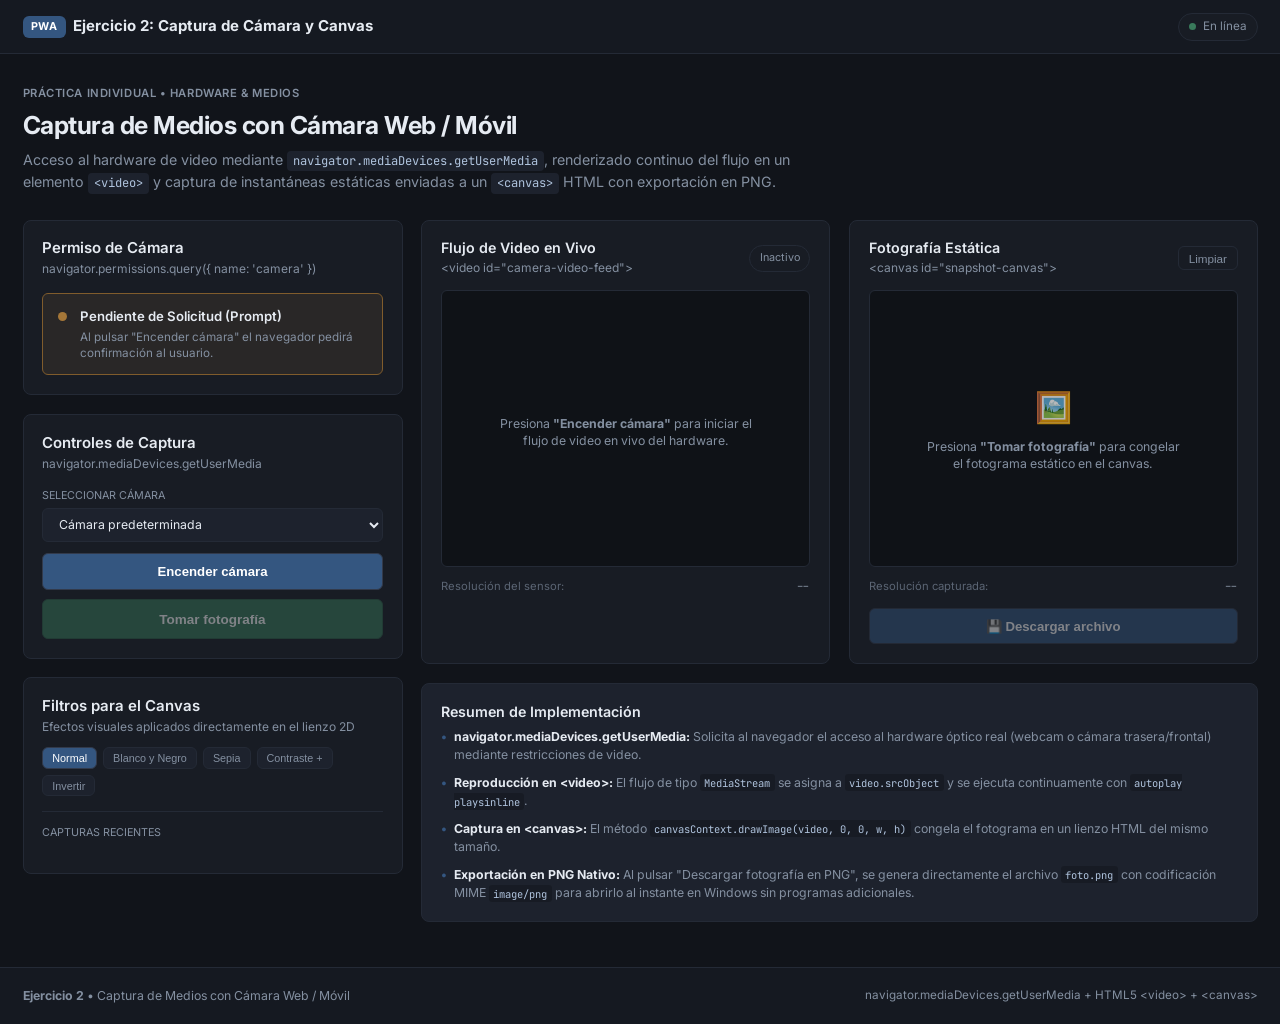
<file: ejercicio2/index.html>
<!DOCTYPE html>
<html lang="es">

<head>
  <meta charset="UTF-8">
  <meta name="viewport" content="width=device-width, initial-scale=1.0">
  <title>Ejercicio 2: Captura de Medios con Cámara | Portafolio PWA</title>
  <meta name="description"
    content="Acceso a la cámara del dispositivo con navigator.mediaDevices.getUserMedia y captura fotográfica en canvas HTML.">
  <meta name="theme-color" content="#11141a">

  <!-- Manifest -->
  <link rel="manifest" href="./manifest.webmanifest">
  <link rel="icon" type="image/svg+xml" href="./icons/icon.svg">

  <!-- Tipografía Limpia -->
  <link rel="preconnect" href="https://fonts.googleapis.com">
  <link rel="preconnect" href="https://fonts.gstatic.com" crossorigin>
  <link
    href="https://fonts.googleapis.com/css2?family=Inter:wght@400;500;600;700&family=JetBrains+Mono:wght@400;500&display=swap"
    rel="stylesheet">

  <!-- Estilos Mate -->
  <link rel="stylesheet" href="./css/style.css">
</head>

<body>
  <div class="site-layout">

    <!-- Barra Superior -->
    <header class="top-nav">
      <div class="nav-container">
        <div class="brand">
          <span class="brand-badge">PWA</span>
          <span class="brand-title">Ejercicio 2: Captura de Cámara y Canvas</span>
        </div>

        <div class="nav-status-group">
          <div id="network-badge" class="status-pill online">
            <span id="network-dot" class="dot online"></span>
            <span id="network-text">En línea</span>
          </div>
        </div>
      </div>
    </header>

    <!-- Contenido Principal -->
    <main class="page-content">

      <!-- Encabezado -->
      <div class="exercise-header">
        <div class="badge-exercise">Práctica Individual • Hardware & Medios</div>
        <h1 class="exercise-heading">Captura de Medios con Cámara Web / Móvil</h1>
        <p class="exercise-desc">
          Acceso al hardware de video mediante <code>navigator.mediaDevices.getUserMedia</code>, renderizado continuo
          del flujo en un elemento <code>&lt;video&gt;</code> y captura de instantáneas estáticas enviadas a un
          <code>&lt;canvas&gt;</code> HTML con exportación en PNG.
        </p>
      </div>

      <!-- Disposición a 2 Columnas -->
      <div class="camera-workspace-grid">

        <!-- Columna Izquierda: Panel de Control y Hardware -->
        <div class="workspace-sidebar">

          <!-- Tarjeta 1: Estado del Permiso de Cámara -->
          <div class="panel-card">
            <div class="panel-card-header">
              <div>
                <h2 class="panel-title">Permiso de Cámara</h2>
                <p class="panel-subtitle">navigator.permissions.query({ name: 'camera' })</p>
              </div>
            </div>

            <div id="camera-perm-banner" class="permission-box prompt">
              <span id="camera-perm-orb" class="permission-indicator"></span>
              <div class="permission-text-group">
                <div id="camera-perm-state" class="permission-title">Pendiente (Prompt)</div>
                <div id="camera-perm-desc" class="permission-detail">
                  Se solicitará autorización al usuario al presionar "Encender cámara".
                </div>
              </div>
            </div>
          </div>

          <!-- Tarjeta 2: Dispositivo y Disparo -->
          <div class="panel-card">
            <h2 class="panel-title">Controles de Captura</h2>
            <p class="panel-subtitle" style="margin-bottom: 1rem;">navigator.mediaDevices.getUserMedia</p>

            <div class="actions-stack">
              <div>
                <label for="select-camera-device" class="coord-label"
                  style="display:block; margin-bottom: 4px; font-size: 0.72rem; color: var(--text-muted); text-transform: uppercase;">Seleccionar
                  Cámara</label>
                <select id="select-camera-device" class="camera-select-field">
                  <option value="">Cargando dispositivos...</option>
                </select>
              </div>

              <!-- Botón Encender / Apagar cámara -->
              <button id="btn-toggle-camera" class="btn-solid-primary">
                Encender cámara
              </button>

              <!-- Botón Disparador -->
              <button id="btn-capture-snapshot" class="btn-shutter" disabled>
                Tomar fotografía
              </button>
            </div>
          </div>

          <!-- Tarjeta 3: Filtros de Procesamiento -->
          <div class="panel-card">
            <h2 class="panel-title">Filtros para el Canvas</h2>
            <p class="panel-subtitle">Efectos visuales aplicados directamente en el lienzo 2D</p>

            <div class="canvas-filter-bar">
              <button class="filter-btn active" data-filter="none">Normal</button>
              <button class="filter-btn" data-filter="grayscale">Blanco y Negro</button>
              <button class="filter-btn" data-filter="sepia">Sepia</button>
              <button class="filter-btn" data-filter="contrast">Contraste +</button>
              <button class="filter-btn" data-filter="invert">Invertir</button>
            </div>

            <!-- Historial de miniaturas -->
            <div class="snapshot-gallery-box">
              <div
                style="font-size: 0.72rem; color: var(--text-muted); text-transform: uppercase; margin-bottom: 0.35rem;">
                Capturas Recientes</div>
              <div id="snapshot-gallery" class="gallery-grid"></div>
            </div>
          </div>

        </div>

        <!-- Columna Derecha: Video en Vivo y Canvas -->
        <div class="workspace-main">

          <div class="media-comparison-grid">

            <!-- Caja 1: Video en Vivo -->
            <div class="media-box">
              <div class="media-box-header">
                <div>
                  <h3 class="panel-title" style="font-size: 0.95rem;">Flujo de Video en Vivo</h3>
                  <p class="panel-subtitle">&lt;video id="camera-video-feed"&gt;</p>
                </div>
                <span id="video-status-text" class="status-pill" style="font-size: 0.72rem;">Inactivo</span>
              </div>

              <div class="media-viewport-frame">
                <video id="camera-video-feed" autoplay playsinline muted></video>

                <div id="video-placeholder" class="media-placeholder">
                  <span class="placeholder-icon"></span>
                  <span class="placeholder-text">Presiona <strong>"Encender cámara"</strong> para iniciar el flujo de
                    video en vivo del hardware.</span>
                </div>
              </div>

              <div class="media-meta-bar">
                <span>Resolución del sensor:</span>
                <span id="video-resolution-text" class="meta-spec">--</span>
              </div>
            </div>

            <!-- Caja 2: Fotografía Estática en Canvas -->
            <div class="media-box">
              <div class="media-box-header">
                <div>
                  <h3 class="panel-title" style="font-size: 0.95rem;">Fotografía Estática</h3>
                  <p class="panel-subtitle">&lt;canvas id="snapshot-canvas"&gt;</p>
                </div>
                <button id="btn-clear-canvas" class="btn-ghost" title="Limpiar lienzo">Limpiar</button>
              </div>

              <div class="media-viewport-frame">
                <canvas id="snapshot-canvas"></canvas>

                <div id="canvas-placeholder" class="media-placeholder">
                  <span class="placeholder-icon">🖼️</span>
                  <span class="placeholder-text">Presiona <strong>"Tomar fotografía"</strong> para congelar el fotograma
                    estático en el canvas.</span>
                </div>
              </div>

              <div class="media-meta-bar">
                <span>Resolución capturada:</span>
                <span id="canvas-resolution-text" class="meta-spec">--</span>
              </div>

              <div style="margin-top: 0.85rem;">
                <form id="download-form" action="./download.php" method="POST" style="display: none;">
                  <input type="hidden" name="image_data" id="download-form-data">
                </form>
                <button id="btn-download-photo" type="button" class="btn-solid-primary" style="width: 100%;" disabled>
                  💾 Descargar archivo
                </button>
              </div>
            </div>

          </div>

          <!-- Explicación Técnica -->
          <div class="panel-card" style="background-color: var(--bg-card-alt);">
            <h3 class="panel-title" style="font-size: 0.95rem; margin-bottom: 0.5rem;">Resumen de Implementación</h3>
            <ul class="clean-list">
              <li>
                <strong>navigator.mediaDevices.getUserMedia:</strong> Solicita al navegador el acceso al hardware óptico
                real (webcam o cámara trasera/frontal) mediante restricciones de video.
              </li>
              <li>
                <strong>Reproducción en &lt;video&gt;:</strong> El flujo de tipo <code>MediaStream</code> se asigna a
                <code>video.srcObject</code> y se ejecuta continuamente con <code>autoplay playsinline</code>.
              </li>
              <li>
                <strong>Captura en &lt;canvas&gt;:</strong> El método
                <code>canvasContext.drawImage(video, 0, 0, w, h)</code> congela el fotograma en un lienzo HTML del mismo
                tamaño.
              </li>
              <li>
                <strong>Exportación en PNG Nativo:</strong> Al pulsar "Descargar fotografía en PNG", se genera
                directamente el archivo <code>foto.png</code> con codificación MIME <code>image/png</code> para abrirlo
                al instante en Windows sin programas adicionales.
              </li>
            </ul>
          </div>

        </div>

      </div>

    </main>

    <!-- Toast Container -->
    <div id="toast-container" class="toast-stack" aria-live="polite"></div>

    <!-- Footer -->
    <footer class="site-footer">
      <div class="footer-inner">
        <div><strong>Ejercicio 2</strong> • Captura de Medios con Cámara Web / Móvil</div>
        <div style="color: var(--text-muted); font-size: 0.78rem;">
          navigator.mediaDevices.getUserMedia + HTML5 &lt;video&gt; + &lt;canvas&gt;
        </div>
      </div>
    </footer>

  </div>

  <!-- Lógica -->
  <script src="./js/script.js?v=5.0"></script>
</body>

</html>
</file>
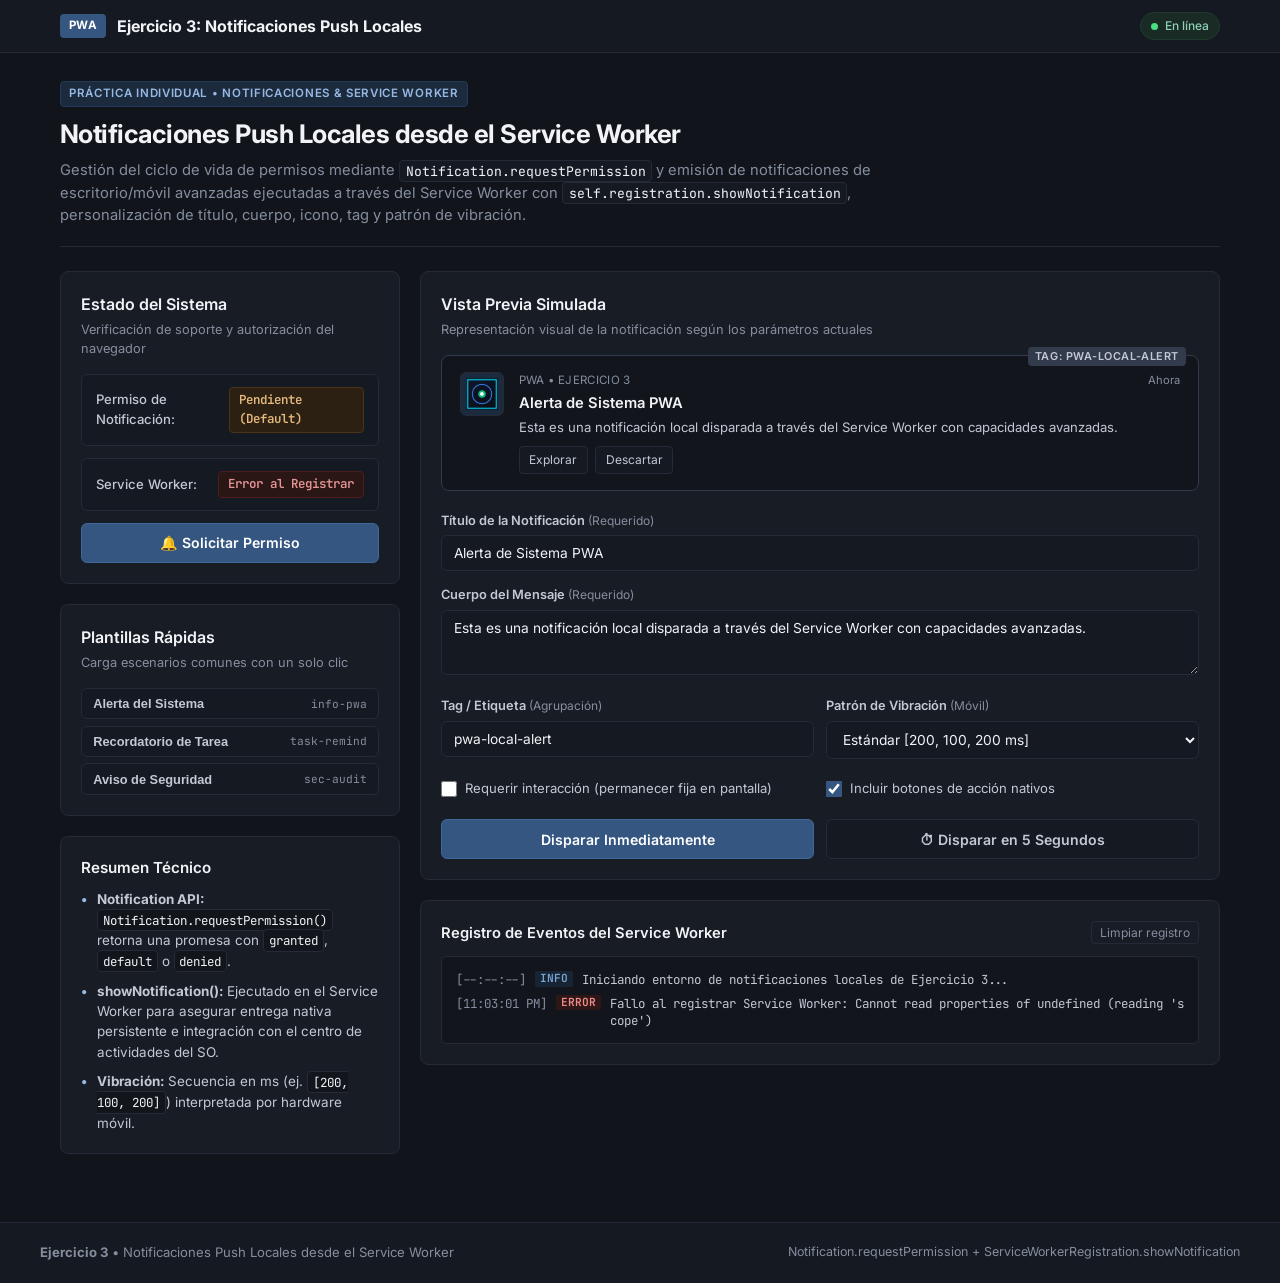
<file: ejercicio3/index.html>
<!DOCTYPE html>
<html lang="es">

<head>
  <meta charset="UTF-8">
  <meta name="viewport" content="width=device-width, initial-scale=1.0">
  <title>Ejercicio 3: Notificaciones Push Locales | PWA</title>
  <meta name="description"
    content="Solicitud de permisos de notificación y disparo de notificaciones locales con Service Worker, icono y vibración.">
  <meta name="theme-color" content="#11141a">

  <!-- Manifest -->
  <link rel="manifest" href="./manifest.webmanifest">
  <link rel="icon" type="image/svg+xml" href="./icons/icon.svg">

  <!-- Tipografía Limpia -->
  <link rel="preconnect" href="https://fonts.googleapis.com">
  <link rel="preconnect" href="https://fonts.gstatic.com" crossorigin>
  <link
    href="https://fonts.googleapis.com/css2?family=Inter:wght@400;500;600;700&family=JetBrains+Mono:wght@400;500&display=swap"
    rel="stylesheet">

  <!-- Estilos Mate -->
  <link rel="stylesheet" href="./css/style.css">
</head>

<body>
  <div class="site-layout">

    <!-- Barra Superior -->
    <header class="top-nav">
      <div class="nav-container">
        <div class="brand">
          <span class="brand-badge">PWA</span>
          <span class="brand-title">Ejercicio 3: Notificaciones Push Locales</span>
        </div>

        <div class="nav-status-group">
          <div id="network-badge" class="status-pill online">
            <span id="network-dot" class="dot online"></span>
            <span id="network-text">En línea</span>
          </div>
        </div>
      </div>
    </header>

    <!-- Contenido Principal -->
    <main class="page-content">

      <!-- Encabezado -->
      <div class="exercise-header">
        <div class="badge-exercise">Práctica Individual • Notificaciones & Service Worker</div>
        <h1 class="exercise-heading">Notificaciones Push Locales desde el Service Worker</h1>
        <p class="exercise-desc">
          Gestión del ciclo de vida de permisos mediante <code>Notification.requestPermission</code> y emisión de
          notificaciones de escritorio/móvil avanzadas ejecutadas a través del Service Worker con
          <code>self.registration.showNotification</code>, personalización de título, cuerpo, icono, tag y patrón de
          vibración.
        </p>
      </div>

      <!-- Disposición a 2 Columnas -->
      <div class="notifications-grid">

        <!-- Columna Izquierda: Control de Permisos y Presets -->
        <aside class="sidebar-column">

          <!-- Tarjeta 1: Estado de Permiso y Service Worker -->
          <div class="panel-card">
            <h2 class="panel-title">Estado del Sistema</h2>
            <p class="panel-subtitle">Verificación de soporte y autorización del navegador</p>

            <div class="status-indicator-box">
              <span class="indicator-label">Permiso de Notificación:</span>
              <span id="perm-status-badge" class="indicator-value default">Consultando...</span>
            </div>

            <div class="status-indicator-box">
              <span class="indicator-label">Service Worker:</span>
              <span id="sw-status-badge" class="indicator-value active">Iniciando...</span>
            </div>

            <div class="btn-group-vertical">
              <button id="btn-request-perm" class="btn btn-primary" type="button">
                <span>Solicitar Permiso</span>
              </button>
            </div>
          </div>

          <!-- Tarjeta 2: Presets Rápidos -->
          <div class="panel-card">
            <h2 class="panel-title">Plantillas Rápidas</h2>
            <p class="panel-subtitle">Carga escenarios comunes con un solo clic</p>

            <div class="presets-list">
              <button class="preset-chip" type="button" data-preset="info">
                <strong>Alerta del Sistema</strong>
                <span>info-pwa</span>
              </button>

              <button class="preset-chip" type="button" data-preset="task">
                <strong>Recordatorio de Tarea</strong>
                <span>task-remind</span>
              </button>

              <button class="preset-chip" type="button" data-preset="security">
                <strong>Aviso de Seguridad</strong>
                <span>sec-audit</span>
              </button>
            </div>
          </div>

          <!-- Tarjeta 3: Resumen de Especificación Técnica -->
          <div class="panel-card">
            <h2 class="panel-title" style="font-size: 0.95rem;">Resumen Técnico</h2>
            <ul class="clean-list" style="margin-top: 0.6rem;">
              <li>
                <strong>Notification API:</strong> <code>Notification.requestPermission()</code> retorna una promesa con
                <code>granted</code>, <code>default</code> o <code>denied</code>.
              </li>
              <li>
                <strong>showNotification():</strong> Ejecutado en el Service Worker para asegurar entrega nativa
                persistente e integración con el centro de actividades del SO.
              </li>
              <li>
                <strong>Vibración:</strong> Secuencia en ms (ej. <code>[200, 100, 200]</code>) interpretada por hardware
                móvil.
              </li>
            </ul>
          </div>

        </aside>

        <!-- Columna Derecha: Compositor, Vista Previa y Consola -->
        <section class="main-column">

          <!-- Tarjeta de Vista Previa en Vivo -->
          <div class="panel-card">
            <h2 class="panel-title">Vista Previa Simulada</h2>
            <p class="panel-subtitle">Representación visual de la notificación según los parámetros actuales</p>

            <div class="notification-preview-card">
              <span id="preview-tag" class="preview-badge-tag">TAG: PWA-LOCAL</span>

              <div class="preview-icon-wrapper">
                <img id="preview-icon-img" src="./icons/icon-192.png" alt="Icono Notificación">
              </div>

              <div class="preview-content">
                <div class="preview-header-line">
                  <span class="preview-source">PWA • EJERCICIO 3</span>
                  <span id="preview-timestamp" class="preview-time">Ahora</span>
                </div>
                <div id="preview-title" class="preview-title">Alerta de Sistema PWA</div>
                <div id="preview-body" class="preview-body">Esta es una notificación local disparada a través del
                  Service Worker con capacidades avanzadas.</div>

                <div id="preview-actions-container" class="preview-actions-bar">
                  <span class="preview-action-btn">Explorar</span>
                  <span class="preview-action-btn">Descartar</span>
                </div>
              </div>
            </div>

            <!-- Formulario de Configuración -->
            <form id="notification-form" onsubmit="return false;">
              <div class="form-group">
                <label class="form-label" for="notif-title">
                  Título de la Notificación <span>(Requerido)</span>
                </label>
                <input type="text" id="notif-title" class="form-input" value="Alerta de Sistema PWA" required
                  maxlength="60">
              </div>

              <div class="form-group">
                <label class="form-label" for="notif-body">
                  Cuerpo del Mensaje <span>(Requerido)</span>
                </label>
                <textarea id="notif-body" class="form-textarea" required
                  maxlength="180">Esta es una notificación local disparada a través del Service Worker con capacidades avanzadas.</textarea>
              </div>

              <div class="form-row">
                <div class="form-group">
                  <label class="form-label" for="notif-tag">
                    Tag / Etiqueta <span>(Agrupación)</span>
                  </label>
                  <input type="text" id="notif-tag" class="form-input" value="pwa-local-alert" maxlength="30">
                </div>

                <div class="form-group">
                  <label class="form-label" for="notif-vibration">
                    Patrón de Vibración <span>(Móvil)</span>
                  </label>
                  <select id="notif-vibration" class="form-select">
                    <option value="[200, 100, 200]">Estándar [200, 100, 200 ms]</option>
                    <option value="[500, 200, 500]">Urgente [500, 200, 500 ms]</option>
                    <option value="[100, 50, 100, 50, 100]">Rápido [100, 50, 100 ms]</option>
                    <option value="[]">Sin vibración</option>
                  </select>
                </div>
              </div>

              <div class="form-row" style="margin-bottom: 1.25rem;">
                <label class="form-checkbox-label">
                  <input type="checkbox" id="notif-require-interaction">
                  <span>Requerir interacción (permanecer fija en pantalla)</span>
                </label>

                <label class="form-checkbox-label">
                  <input type="checkbox" id="notif-include-actions" checked>
                  <span>Incluir botones de acción nativos</span>
                </label>
              </div>

              <!-- Botones de Disparo -->
              <div style="display: grid; grid-template-columns: 1fr 1fr; gap: 0.75rem;">
                <button id="btn-send-now" class="btn btn-primary" type="button">
                  <span>Disparar Inmediatamente</span>
                </button>

                <button id="btn-send-delayed" class="btn btn-secondary" type="button">
                  <span id="btn-delayed-text">⏱ Disparar en 5 Segundos</span>
                </button>
              </div>
            </form>

          </div>

          <!-- Consola de Eventos en Tiempo Real -->
          <div class="terminal-card">
            <div class="terminal-header">
              <span class="panel-title" style="font-size: 0.92rem; margin: 0;">Registro de Eventos del Service
                Worker</span>
              <button id="btn-clear-logs" class="btn-clear-log" type="button">Limpiar registro</button>
            </div>

            <div id="terminal-logs-box" class="terminal-logs">
              <div class="log-entry">
                <span class="log-time">[--:--:--]</span>
                <span class="log-type info">INFO</span>
                <span class="log-msg">Iniciando entorno de notificaciones locales de Ejercicio 3...</span>
              </div>
            </div>
          </div>

        </section>

      </div>

    </main>

    <!-- Toast Container -->
    <div id="toast-container" class="toast-stack" aria-live="polite"></div>

    <!-- Footer -->
    <footer class="site-footer">
      <div class="footer-inner">
        <div><strong>Ejercicio 3</strong> • Notificaciones Push Locales desde el Service Worker</div>
        <div style="color: var(--text-muted); font-size: 0.78rem;">
          Notification.requestPermission + ServiceWorkerRegistration.showNotification
        </div>
      </div>
    </footer>

  </div>

  <!-- Lógica Principal -->
  <script src="./js/script.js"></script>
</body>

</html>
</file>
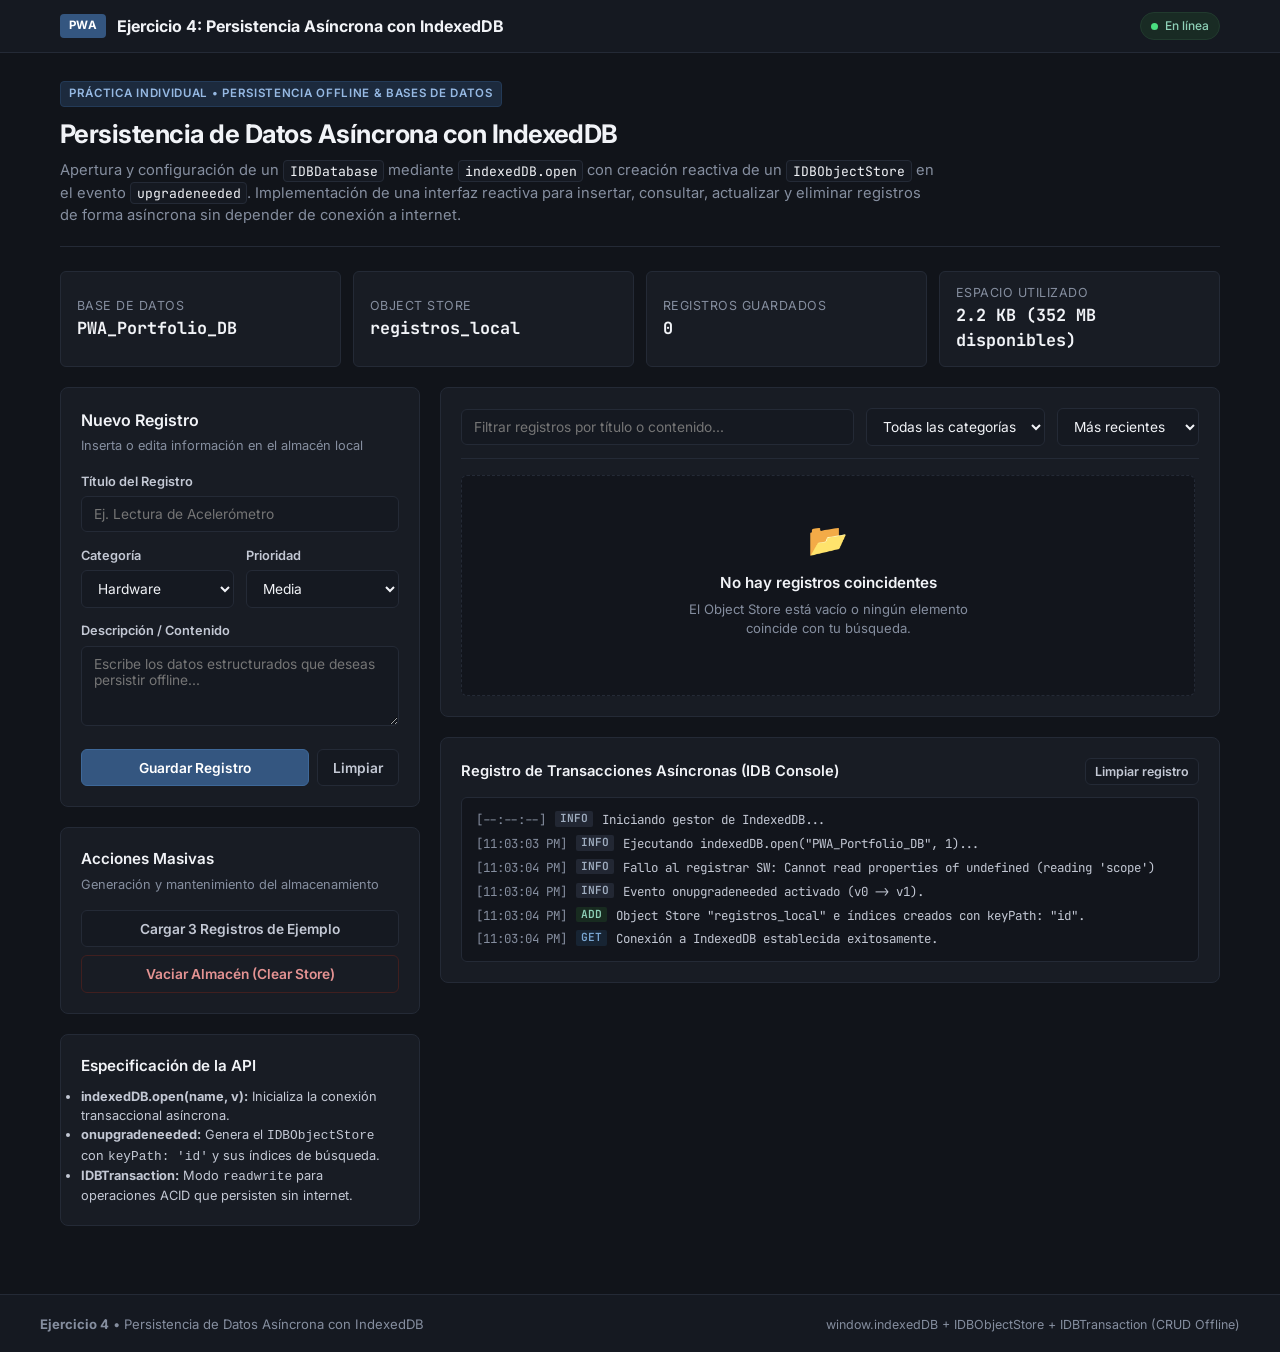
<file: ejercicio4/index.html>
<!DOCTYPE html>
<html lang="es">

<head>
  <meta charset="UTF-8">
  <meta name="viewport" content="width=device-width, initial-scale=1.0">
  <title>Ejercicio 4: Persistencia Asíncrona con IndexedDB | PWA</title>
  <meta name="description"
    content="Apertura y creación de un Object Store en IndexedDB con operaciones CRUD completas y funcionamiento 100% offline.">
  <meta name="theme-color" content="#11141a">

  <!-- Manifest -->
  <link rel="manifest" href="./manifest.webmanifest">
  <link rel="icon" type="image/svg+xml" href="./icons/icon.svg">

  <!-- Tipografía Limpia -->
  <link rel="preconnect" href="https://fonts.googleapis.com">
  <link rel="preconnect" href="https://fonts.gstatic.com" crossorigin>
  <link
    href="https://fonts.googleapis.com/css2?family=Inter:wght@400;500;600;700&family=JetBrains+Mono:wght@400;500&display=swap"
    rel="stylesheet">

  <!-- Estilos Mate -->
  <link rel="stylesheet" href="./css/style.css">
</head>

<body>
  <div class="site-layout">

    <!-- Barra Superior -->
    <header class="top-nav">
      <div class="nav-container">
        <div class="brand">
          <span class="brand-badge">PWA</span>
          <span class="brand-title">Ejercicio 4: Persistencia Asíncrona con IndexedDB</span>
        </div>

        <div class="status-pill online" id="network-badge">
          <span class="dot online" id="network-dot"></span>
          <span id="network-text">En línea</span>
        </div>
      </div>
    </header>

    <!-- Contenido Principal -->
    <main class="page-content">

      <!-- Encabezado -->
      <div class="exercise-header">
        <div class="badge-exercise">Práctica Individual • Persistencia Offline & Bases de Datos</div>
        <h1 class="exercise-heading">Persistencia de Datos Asíncrona con IndexedDB</h1>
        <p class="exercise-desc">
          Apertura y configuración de un <code>IDBDatabase</code> mediante <code>indexedDB.open</code> con creación
          reactiva de un <code>IDBObjectStore</code> en el evento <code>upgradeneeded</code>. Implementación de una
          interfaz reactiva para insertar, consultar, actualizar y eliminar registros de forma asíncrona sin depender de
          conexión a internet.
        </p>
      </div>

      <!-- Barra de Métricas de la BD -->
      <div class="db-metrics-bar">
        <div class="metric-card">
          <div>
            <div class="metric-label">Base de Datos</div>
            <div class="metric-val" id="metric-db-name">PWA_OfflineDB</div>
          </div>
          <span style="font-size: 1.2rem; color: var(--text-muted);"></span>
        </div>

        <div class="metric-card">
          <div>
            <div class="metric-label">Object Store</div>
            <div class="metric-val" id="metric-store-name">registros_local</div>
          </div>
          <span style="font-size: 1.2rem; color: var(--text-muted);"></span>
        </div>

        <div class="metric-card">
          <div>
            <div class="metric-label">Registros Guardados</div>
            <div class="metric-val" id="metric-records-count">0</div>
          </div>
          <span style="font-size: 1.2rem; color: var(--text-muted);"></span>
        </div>

        <div class="metric-card">
          <div>
            <div class="metric-label">Espacio Utilizado</div>
            <div class="metric-val" id="metric-storage-used">Calculando...</div>
          </div>
          <span style="font-size: 1.2rem; color: var(--text-muted);"></span>
        </div>
      </div>

      <!-- Grid Principal a 2 Columnas -->
      <div class="idb-workspace-grid">

        <!-- Columna Izquierda: Formulario CRUD y Herramientas -->
        <aside class="sidebar-column">

          <!-- Tarjeta Formulario -->
          <div class="panel-card">
            <h2 class="panel-title" id="form-heading">Nuevo Registro</h2>
            <p class="panel-subtitle">Inserta o edita información en el almacén local</p>

            <form id="record-form" onsubmit="return false;">
              <input type="hidden" id="record-id">

              <div class="form-group">
                <label class="form-label" for="record-title">Título del Registro</label>
                <input type="text" id="record-title" class="form-input" placeholder="Ej. Lectura de Acelerómetro"
                  required maxlength="70">
              </div>

              <div class="form-row">
                <div class="form-group">
                  <label class="form-label" for="record-category">Categoría</label>
                  <select id="record-category" class="form-select">
                    <option value="hardware">Hardware</option>
                    <option value="permisos">Permisos</option>
                    <option value="sensores">Sensores</option>
                    <option value="pwa">PWA</option>
                  </select>
                </div>

                <div class="form-group">
                  <label class="form-label" for="record-priority">Prioridad</label>
                  <select id="record-priority" class="form-select">
                    <option value="media">Media</option>
                    <option value="alta">Alta</option>
                    <option value="baja">Baja</option>
                  </select>
                </div>
              </div>

              <div class="form-group">
                <label class="form-label" for="record-notes">Descripción / Contenido</label>
                <textarea id="record-notes" class="form-textarea"
                  placeholder="Escribe los datos estructurados que deseas persistir offline..." required
                  maxlength="250"></textarea>
              </div>

              <div class="btn-group">
                <button type="submit" id="btn-save-record" class="btn btn-primary" style="flex: 1;">
                  <span>Guardar Registro</span>
                </button>
                <button type="button" id="btn-reset-form" class="btn btn-secondary">
                  <span>Limpiar</span>
                </button>
              </div>
            </form>
          </div>

          <!-- Tarjeta Acciones Rápidas -->
          <div class="panel-card">
            <h2 class="panel-title" style="font-size: 0.95rem;">Acciones Masivas</h2>
            <p class="panel-subtitle">Generación y mantenimiento del almacenamiento</p>

            <div style="display: flex; flex-direction: column; gap: 0.5rem;">
              <button type="button" id="btn-seed-samples" class="btn btn-secondary" style="width: 100%;">
                <span>Cargar 3 Registros de Ejemplo</span>
              </button>
              <button type="button" id="btn-clear-db" class="btn btn-danger-outline" style="width: 100%;">
                <span>Vaciar Almacén (Clear Store)</span>
              </button>
            </div>
          </div>

          <!-- Tarjeta Especificación Técnica -->
          <div class="panel-card">
            <h2 class="panel-title" style="font-size: 0.95rem;">Especificación de la API</h2>
            <ul class="clean-list" style="margin-top: 0.6rem; font-size: 0.8rem;">
              <li>
                <strong>indexedDB.open(name, v):</strong> Inicializa la conexión transaccional asíncrona.
              </li>
              <li>
                <strong>onupgradeneeded:</strong> Genera el <code>IDBObjectStore</code> con <code>keyPath: 'id'</code> y
                sus índices de búsqueda.
              </li>
              <li>
                <strong>IDBTransaction:</strong> Modo <code>readwrite</code> para operaciones ACID que persisten sin
                internet.
              </li>
            </ul>
          </div>

        </aside>

        <!-- Columna Derecha: Explorador de Registros y Consola -->
        <section class="main-column">

          <div class="panel-card">
            <!-- Barra de Filtros y Búsqueda -->
            <div class="toolbar-row">
              <div class="search-box">
                <input type="text" id="search-query" class="form-input"
                  placeholder="Filtrar registros por título o contenido...">
              </div>

              <select id="filter-category" class="form-select filter-select">
                <option value="all">Todas las categorías</option>
                <option value="hardware">Hardware</option>
                <option value="permisos">Permisos</option>
                <option value="sensores">Sensores</option>
                <option value="pwa">PWA</option>
              </select>

              <select id="sort-order" class="form-select filter-select">
                <option value="newest">Más recientes</option>
                <option value="oldest">Más antiguos</option>
                <option value="title">Por título (A-Z)</option>
              </select>
            </div>

            <!-- Contenedor Dinámico de Registros -->
            <div id="records-container" class="records-container">
              <!-- Se renderiza dinámicamente con JS -->
            </div>
          </div>

          <!-- Consola de Transacciones IndexedDB -->
          <div class="terminal-card">
            <div class="terminal-header">
              <span class="panel-title" style="font-size: 0.92rem; margin: 0;">Registro de Transacciones Asíncronas (IDB
                Console)</span>
              <button id="btn-clear-logs" class="btn btn-secondary btn-sm" type="button">Limpiar registro</button>
            </div>
            <div id="terminal-logs-box" class="terminal-logs">
              <div class="log-entry">
                <span class="log-time">[--:--:--]</span>
                <span class="log-type info">INFO</span>
                <span class="log-msg">Iniciando gestor de IndexedDB...</span>
              </div>
            </div>
          </div>

        </section>

      </div>

    </main>

    <!-- Toast Container -->
    <div id="toast-container" class="toast-stack" aria-live="polite"></div>

    <!-- Footer -->
    <footer class="site-footer">
      <div class="footer-inner">
        <div><strong>Ejercicio 4</strong> • Persistencia de Datos Asíncrona con IndexedDB</div>
        <div style="color: var(--text-muted); font-size: 0.78rem;">
          window.indexedDB + IDBObjectStore + IDBTransaction (CRUD Offline)
        </div>
      </div>
    </footer>

  </div>

  <!-- Lógica Principal -->
  <script src="./js/script.js"></script>
</body>

</html>
</file>
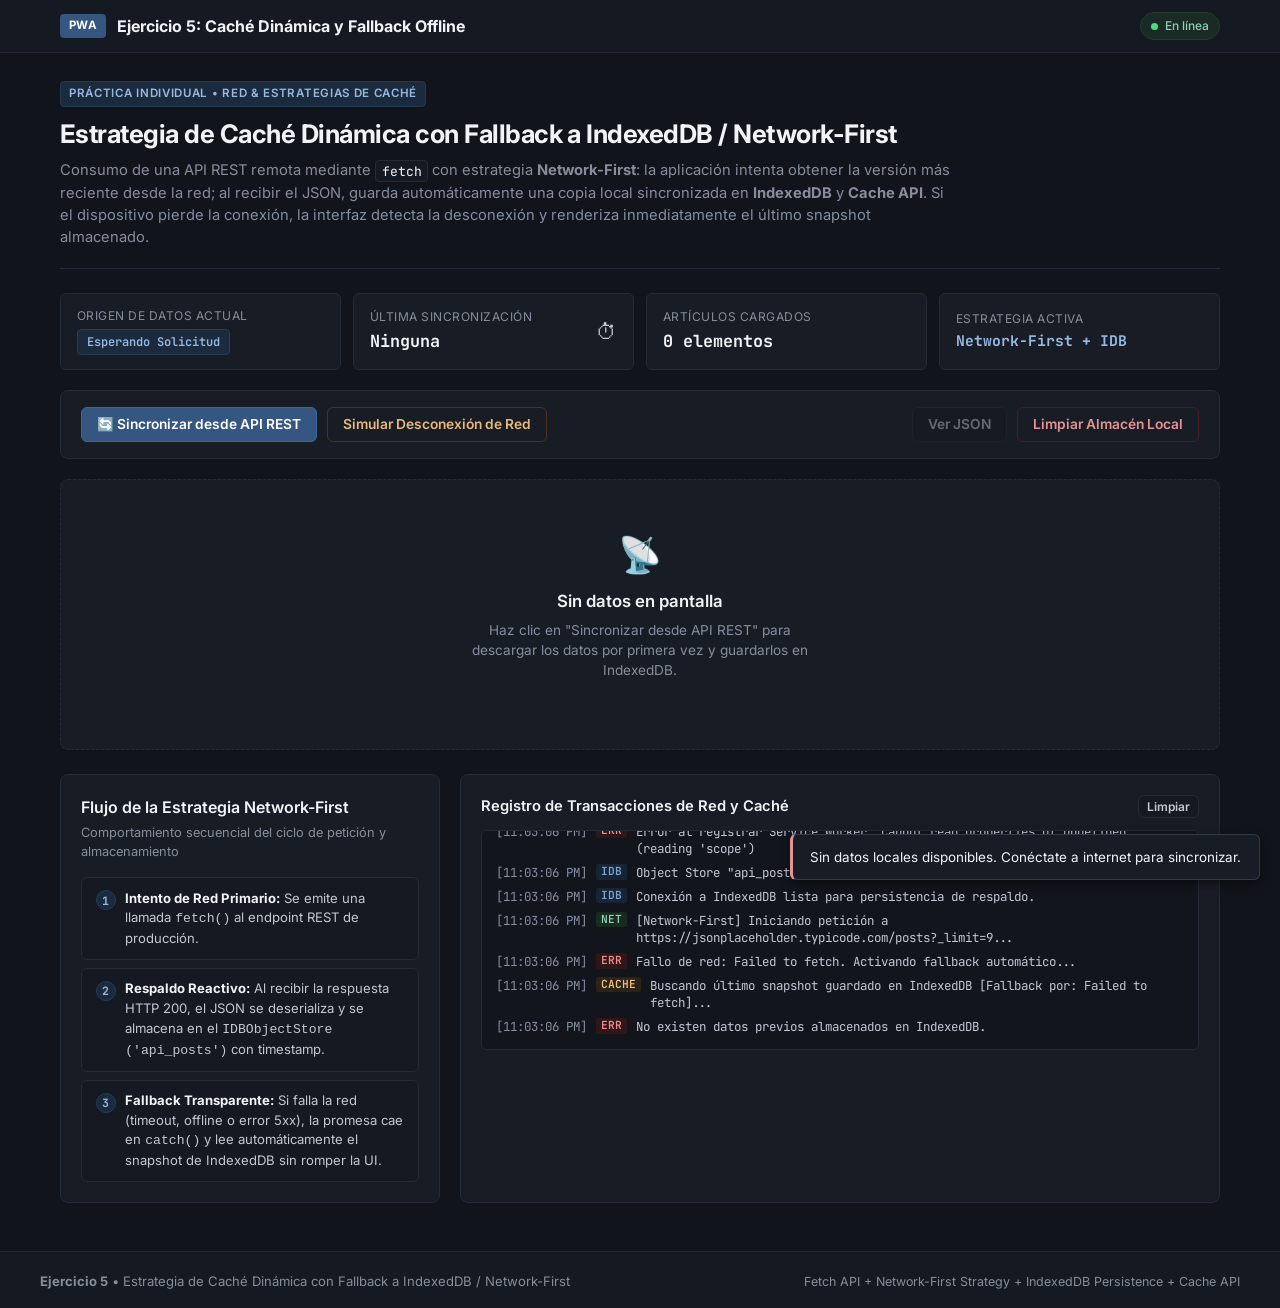
<file: ejercicio5/index.html>
<!DOCTYPE html>
<html lang="es">

<head>
  <meta charset="UTF-8">
  <meta name="viewport" content="width=device-width, initial-scale=1.0">
  <title>Ejercicio 5: Caché Dinámica y Fallback Offline | PWA</title>
  <meta name="description"
    content="Estrategia Network-First con persistencia automática en IndexedDB y Cache API para disponibilidad offline de datos REST.">
  <meta name="theme-color" content="#11141a">

  <!-- Manifest -->
  <link rel="manifest" href="./manifest.webmanifest">
  <link rel="icon" type="image/svg+xml" href="./icons/icon.svg">

  <!-- Tipografía Limpia -->
  <link rel="preconnect" href="https://fonts.googleapis.com">
  <link rel="preconnect" href="https://fonts.gstatic.com" crossorigin>
  <link
    href="https://fonts.googleapis.com/css2?family=Inter:wght@400;500;600;700&family=JetBrains+Mono:wght@400;500&display=swap"
    rel="stylesheet">

  <!-- Estilos Mate -->
  <link rel="stylesheet" href="./css/style.css">
</head>

<body>
  <div class="site-layout">

    <!-- Barra Superior -->
    <header class="top-nav">
      <div class="nav-container">
        <div class="brand">
          <span class="brand-badge">PWA</span>
          <span class="brand-title">Ejercicio 5: Caché Dinámica y Fallback Offline</span>
        </div>

        <div class="nav-status-group">
          <div class="status-pill online" id="network-badge">
            <span class="dot online" id="network-dot"></span>
            <span id="network-text">En línea</span>
          </div>
        </div>
      </div>
    </header>

    <!-- Contenido Principal -->
    <main class="page-content">

      <!-- Encabezado -->
      <div class="exercise-header">
        <div class="badge-exercise">Práctica Individual • Red & Estrategias de Caché</div>
        <h1 class="exercise-heading">Estrategia de Caché Dinámica con Fallback a IndexedDB / Network-First</h1>
        <p class="exercise-desc">
          Consumo de una API REST remota mediante <code>fetch</code> con estrategia <strong>Network-First</strong>: la
          aplicación intenta obtener la versión más reciente desde la red; al recibir el JSON, guarda automáticamente
          una copia local sincronizada en <strong>IndexedDB</strong> y <strong>Cache API</strong>. Si el dispositivo
          pierde la conexión, la interfaz detecta la desconexión y renderiza inmediatamente el último snapshot
          almacenado.
        </p>
      </div>

      <!-- Barra de Telemetría -->
      <div class="telemetry-row">
        <div class="telemetry-card">
          <div class="telemetry-info">
            <span class="telemetry-label">Origen de Datos Actual</span>
            <span class="telemetry-value" id="source-badge">
              <span class="telemetry-tag initial">Esperando Solicitud</span>
            </span>
          </div>
          <span style="font-size: 1.3rem;"></span>
        </div>

        <div class="telemetry-card">
          <div class="telemetry-info">
            <span class="telemetry-label">Última Sincronización</span>
            <span class="telemetry-value" id="last-sync-time">Ninguna</span>
          </div>
          <span style="font-size: 1.3rem;">⏱</span>
        </div>

        <div class="telemetry-card">
          <div class="telemetry-info">
            <span class="telemetry-label">Artículos Cargados</span>
            <span class="telemetry-value" id="items-count">0 elementos</span>
          </div>
          <span style="font-size: 1.3rem;"></span>
        </div>

        <div class="telemetry-card">
          <div class="telemetry-info">
            <span class="telemetry-label">Estrategia Activa</span>
            <span class="telemetry-value" style="font-size: 0.92rem; color: var(--color-primary-text);">Network-First +
              IDB</span>
          </div>
          <span style="font-size: 1.3rem;"></span>
        </div>
      </div>

      <!-- Barra de Controles de Sincronización -->
      <div class="control-panel">
        <div class="controls-left">
          <button id="btn-fetch-network" class="btn btn-primary" type="button">
            <span>Sincronizar desde API REST</span>
          </button>

          <button id="btn-toggle-offline-sim" class="btn btn-warning-outline" type="button">
            <span id="btn-toggle-offline-text">Simular Desconexión de Red</span>
          </button>
        </div>

        <div class="controls-right">
          <button id="btn-inspect-json" class="btn btn-secondary" type="button" disabled>
            <span>Ver JSON</span>
          </button>

          <button id="btn-clear-cache" class="btn btn-danger-outline" type="button">
            <span>Limpiar Almacén Local</span>
          </button>
        </div>
      </div>

      <!-- Cuadrícula de Artículos Obtenidos del API -->
      <section>
        <div id="items-container" class="api-items-grid">
          <!-- Renderizado dinámicamente con JS -->
        </div>
      </section>

      <!-- Panel Inferior a 2 Columnas: Flujo de la Estrategia y Terminal -->
      <div class="lower-grid">

        <!-- Columna Izquierda: Arquitectura Network-First -->
        <div class="panel-card">
          <h2 class="panel-title">Flujo de la Estrategia Network-First</h2>
          <p class="panel-subtitle">Comportamiento secuencial del ciclo de petición y almacenamiento</p>

          <div class="flow-diagram">
            <div class="flow-step">
              <span class="flow-step-num">1</span>
              <div class="flow-step-text">
                <strong>Intento de Red Primario:</strong> Se emite una llamada <code>fetch()</code> al endpoint REST de
                producción.
              </div>
            </div>

            <div class="flow-step">
              <span class="flow-step-num">2</span>
              <div class="flow-step-text">
                <strong>Respaldo Reactivo:</strong> Al recibir la respuesta HTTP 200, el JSON se deserializa y se
                almacena en el <code>IDBObjectStore ('api_posts')</code> con timestamp.
              </div>
            </div>

            <div class="flow-step">
              <span class="flow-step-num">3</span>
              <div class="flow-step-text">
                <strong>Fallback Transparente:</strong> Si falla la red (timeout, offline o error 5xx), la promesa cae
                en <code>catch()</code> y lee automáticamente el snapshot de IndexedDB sin romper la UI.
              </div>
            </div>
          </div>
        </div>

        <!-- Columna Derecha: Consola de Eventos y Red -->
        <div class="panel-card">
          <div class="terminal-header">
            <span class="panel-title" style="font-size: 0.92rem; margin: 0;">Registro de Transacciones de Red y
              Caché</span>
            <button id="btn-clear-terminal" class="btn btn-secondary"
              style="padding: 0.2rem 0.5rem; font-size: 0.75rem;" type="button">Limpiar</button>
          </div>

          <div id="terminal-logs-box" class="terminal-logs">
            <div class="log-entry">
              <span class="log-time">[--:--:--]</span>
              <span class="log-type info">INIT</span>
              <span class="log-msg">Iniciando arquitectura de caché dinámica de Ejercicio 5...</span>
            </div>
          </div>
        </div>

      </div>

    </main>

    <!-- Modal Visor JSON Crudo -->
    <div id="json-modal" class="modal-overlay">
      <div class="modal-content">
        <div class="modal-header">
          <span class="panel-title" style="margin: 0; font-size: 0.95rem;">Snapshot JSON Almacenado en IndexedDB</span>
          <button id="btn-close-modal" class="btn btn-secondary" style="padding: 0.2rem 0.55rem; font-size: 0.8rem;"
            type="button">✕ Cerrar</button>
        </div>
        <div class="modal-body">
          <pre id="modal-json-content" class="modal-pre"></pre>
        </div>
      </div>
    </div>

    <!-- Toast Container -->
    <div id="toast-container" class="toast-stack" aria-live="polite"></div>

    <!-- Footer -->
    <footer class="site-footer">
      <div class="footer-inner">
        <div><strong>Ejercicio 5</strong> • Estrategia de Caché Dinámica con Fallback a IndexedDB / Network-First</div>
        <div style="color: var(--text-muted); font-size: 0.78rem;">
          Fetch API + Network-First Strategy + IndexedDB Persistence + Cache API
        </div>
      </div>
    </footer>

  </div>

  <!-- Lógica Principal -->
  <script src="./js/script.js"></script>
</body>

</html>
</file>
<file: ejercicio2/css/style.css>
/* ==========================================================================
   EJERCICIO 2: CAPTURA DE MEDIOS CON CÁMARA WEB / MÓVIL Y CANVAS
   ESTILO MATE, LIMPIO Y HUMANO
   ========================================================================== */

:root {
  --bg-app: #11141a;
  --bg-nav: #151921;
  --bg-card: #181c24;
  --bg-card-alt: #1d222d;
  --bg-hover: #222734;

  --border-subtle: #242a36;
  --border-strong: #323a4b;

  --color-primary: #345680;
  --color-primary-hover: #3d6394;
  --color-primary-active: #2b476b;
  --color-primary-subtle: rgba(52, 86, 128, 0.15);

  --status-ok: #397a5b;
  --status-ok-bg: rgba(57, 122, 91, 0.12);
  --status-ok-border: #2e6149;

  --status-warn: #a57738;
  --status-warn-bg: rgba(165, 119, 56, 0.12);
  --status-warn-border: #805c2c;

  --status-err: #9e4747;
  --status-err-bg: rgba(158, 71, 71, 0.12);
  --status-err-border: #7d3838;

  --text-title: #e6ebf2;
  --text-body: #c1cad6;
  --text-muted: #8490a1;
  --text-faint: #5b6574;

  --radius-sm: 6px;
  --radius-md: 8px;
  --radius-lg: 12px;

  --font-sans: 'Inter', -apple-system, BlinkMacSystemFont, 'Segoe UI', Roboto, sans-serif;
  --font-mono: 'JetBrains Mono', monospace;
}

* {
  margin: 0;
  padding: 0;
  box-sizing: border-box;
}

html, body {
  background-color: var(--bg-app);
  color: var(--text-body);
  font-family: var(--font-sans);
  font-size: 15px;
  line-height: 1.5;
  min-height: 100vh;
  -webkit-font-smoothing: antialiased;
}

.site-layout {
  min-height: 100vh;
  display: flex;
  flex-direction: column;
}

/* Barra Superior */
.top-nav {
  background-color: var(--bg-nav);
  border-bottom: 1px solid var(--border-subtle);
  padding: 0.85rem 1.5rem;
}

.nav-container {
  max-width: 1320px;
  margin: 0 auto;
  display: flex;
  align-items: center;
  justify-content: space-between;
  gap: 1rem;
}

.brand {
  display: flex;
  align-items: center;
  gap: 0.5rem;
}

.brand-badge {
  background-color: var(--color-primary);
  color: #ffffff;
  font-size: 0.72rem;
  font-weight: 700;
  padding: 0.2rem 0.55rem;
  border-radius: var(--radius-sm);
  letter-spacing: 0.05em;
}

.brand-title {
  font-size: 1rem;
  font-weight: 700;
  color: var(--text-title);
}

.status-pill {
  display: inline-flex;
  align-items: center;
  gap: 0.45rem;
  padding: 0.28rem 0.65rem;
  border-radius: 9999px;
  background-color: var(--bg-card);
  border: 1px solid var(--border-subtle);
  font-size: 0.78rem;
  color: var(--text-muted);
}

.dot {
  width: 7px;
  height: 7px;
  border-radius: 50%;
}

.dot.online { background-color: var(--status-ok); }
.dot.offline { background-color: var(--status-err); }

/* Contenido */
.page-content {
  flex: 1;
  max-width: 1320px;
  width: 100%;
  margin: 0 auto;
  padding: 1.75rem 1.5rem;
}

.exercise-header {
  margin-bottom: 1.75rem;
}

.badge-exercise {
  display: inline-block;
  font-size: 0.75rem;
  font-weight: 600;
  color: var(--text-muted);
  text-transform: uppercase;
  letter-spacing: 0.05em;
  margin-bottom: 0.35rem;
}

.exercise-heading {
  font-size: 1.65rem;
  font-weight: 700;
  color: var(--text-title);
  letter-spacing: -0.02em;
  margin-bottom: 0.35rem;
}

.exercise-desc {
  font-size: 0.95rem;
  color: var(--text-muted);
  max-width: 820px;
  line-height: 1.55;
}

.exercise-desc code {
  font-family: var(--font-mono);
  font-size: 0.85em;
  background-color: var(--bg-card-alt);
  padding: 0.15rem 0.4rem;
  border-radius: 4px;
  color: #b0c4de;
}

/* Grid Principal */
.camera-workspace-grid {
  display: grid;
  grid-template-columns: 380px 1fr;
  gap: 1.25rem;
  align-items: start;
}

@media (max-width: 1024px) {
  .camera-workspace-grid {
    grid-template-columns: 1fr;
  }
}

.workspace-sidebar {
  display: flex;
  flex-direction: column;
}

.workspace-main {
  display: flex;
  flex-direction: column;
  gap: 1.25rem;
}

/* Tarjetas */
.panel-card {
  background-color: var(--bg-card);
  border: 1px solid var(--border-subtle);
  border-radius: var(--radius-md);
  padding: 1.25rem;
  margin-bottom: 1.25rem;
}

.panel-card-header {
  display: flex;
  align-items: flex-start;
  justify-content: space-between;
  margin-bottom: 1rem;
}

.panel-title {
  font-size: 1rem;
  font-weight: 600;
  color: var(--text-title);
  line-height: 1.25;
}

.panel-subtitle {
  font-size: 0.8rem;
  color: var(--text-muted);
  margin-top: 0.15rem;
}

/* Box de Permisos */
.permission-box {
  display: flex;
  align-items: flex-start;
  gap: 0.85rem;
  padding: 0.85rem 1rem;
  border-radius: var(--radius-sm);
  background-color: var(--bg-card-alt);
  border: 1px solid var(--border-subtle);
}

.permission-box.granted {
  border-color: var(--status-ok-border);
  background-color: var(--status-ok-bg);
}

.permission-box.prompt {
  border-color: var(--status-warn-border);
  background-color: var(--status-warn-bg);
}

.permission-box.denied {
  border-color: var(--status-err-border);
  background-color: var(--status-err-bg);
}

.permission-indicator {
  width: 9px;
  height: 9px;
  border-radius: 50%;
  margin-top: 5px;
  flex-shrink: 0;
}

.granted .permission-indicator { background-color: var(--status-ok); }
.prompt .permission-indicator { background-color: var(--status-warn); }
.denied .permission-indicator { background-color: var(--status-err); }

.permission-title {
  font-size: 0.88rem;
  font-weight: 600;
  color: var(--text-title);
  margin-bottom: 2px;
}

.permission-detail {
  font-size: 0.78rem;
  color: var(--text-muted);
  line-height: 1.4;
}

/* Selector y Botones */
.camera-select-field {
  width: 100%;
  background-color: var(--bg-card-alt);
  color: var(--text-title);
  border: 1px solid var(--border-subtle);
  border-radius: var(--radius-sm);
  padding: 0.5rem 0.75rem;
  font-size: 0.82rem;
  font-family: inherit;
  outline: none;
  cursor: pointer;
  margin-bottom: 0.75rem;
}

.btn-solid-primary {
  display: inline-flex;
  align-items: center;
  justify-content: center;
  gap: 0.5rem;
  width: 100%;
  padding: 0.65rem 1rem;
  border-radius: var(--radius-sm);
  background-color: var(--color-primary);
  color: #ffffff;
  border: 1px solid var(--border-strong);
  font-size: 0.88rem;
  font-weight: 600;
  cursor: pointer;
  transition: background 0.15s ease;
}

.btn-solid-primary:hover:not(:disabled) {
  background-color: var(--color-primary-hover);
}

.btn-shutter {
  display: inline-flex;
  align-items: center;
  justify-content: center;
  gap: 0.5rem;
  width: 100%;
  padding: 0.75rem 1rem;
  border-radius: var(--radius-sm);
  background-color: var(--status-ok);
  color: #ffffff;
  border: 1px solid var(--status-ok-border);
  font-size: 0.9rem;
  font-weight: 600;
  cursor: pointer;
  transition: background 0.15s ease;
  margin-top: 0.65rem;
}

.btn-shutter:hover:not(:disabled) {
  background-color: #448866;
}

.btn-solid-secondary {
  display: inline-flex;
  align-items: center;
  justify-content: center;
  gap: 0.4rem;
  padding: 0.55rem 0.85rem;
  border-radius: var(--radius-sm);
  background-color: var(--bg-card-alt);
  color: var(--text-title);
  border: 1px solid var(--border-subtle);
  font-size: 0.82rem;
  font-weight: 500;
  cursor: pointer;
  transition: all 0.15s ease;
}

.btn-solid-secondary:hover:not(:disabled) {
  background-color: var(--bg-hover);
  border-color: var(--border-strong);
}

.btn-ghost {
  display: inline-flex;
  align-items: center;
  padding: 0.3rem 0.65rem;
  border-radius: var(--radius-sm);
  background: transparent;
  color: var(--text-muted);
  border: 1px solid var(--border-subtle);
  font-size: 0.78rem;
  font-weight: 500;
  cursor: pointer;
  transition: all 0.15s ease;
}

.btn-ghost:hover {
  color: var(--text-title);
  background-color: var(--bg-card-alt);
  border-color: var(--border-strong);
}

button:disabled,
a.disabled,
a[disabled] {
  opacity: 0.45;
  cursor: not-allowed;
  pointer-events: none;
}

/* Filtros */
.canvas-filter-bar {
  display: flex;
  gap: 0.4rem;
  margin-top: 0.75rem;
  flex-wrap: wrap;
}

.filter-btn {
  background: var(--bg-card-alt);
  color: var(--text-muted);
  border: 1px solid var(--border-subtle);
  border-radius: var(--radius-sm);
  padding: 0.25rem 0.6rem;
  font-size: 0.72rem;
  cursor: pointer;
  transition: all 0.15s ease;
}

.filter-btn:hover {
  color: var(--text-title);
  border-color: var(--border-strong);
}

.filter-btn.active {
  color: #ffffff;
  background-color: var(--color-primary);
  border-color: var(--border-strong);
}

/* Galería de miniaturas */
.snapshot-gallery-box {
  margin-top: 1rem;
  padding-top: 0.85rem;
  border-top: 1px solid var(--border-subtle);
}

.gallery-grid {
  display: flex;
  gap: 0.5rem;
  overflow-x: auto;
  padding: 0.25rem 0;
}

.gallery-thumb {
  width: 68px;
  height: 52px;
  border-radius: var(--radius-sm);
  border: 1px solid var(--border-subtle);
  object-fit: cover;
  cursor: pointer;
  background-color: #000;
  transition: border-color 0.15s ease;
}

.gallery-thumb:hover {
  border-color: var(--border-strong);
}

/* Comparación de Media (Video y Canvas) */
.media-comparison-grid {
  display: grid;
  grid-template-columns: 1fr 1fr;
  gap: 1.25rem;
}

@media (max-width: 900px) {
  .media-comparison-grid {
    grid-template-columns: 1fr;
  }
}

.media-box {
  background-color: var(--bg-card);
  border: 1px solid var(--border-subtle);
  border-radius: var(--radius-md);
  padding: 1.25rem;
  display: flex;
  flex-direction: column;
}

.media-box-header {
  display: flex;
  justify-content: space-between;
  align-items: center;
  margin-bottom: 0.85rem;
}

.media-viewport-frame {
  position: relative;
  width: 100%;
  aspect-ratio: 4 / 3;
  background-color: #0f1217;
  border: 1px solid var(--border-subtle);
  border-radius: var(--radius-sm);
  overflow: hidden;
  display: flex;
  align-items: center;
  justify-content: center;
}

#camera-video-feed {
  width: 100%;
  height: 100%;
  object-fit: cover;
  display: none;
  background-color: #000000;
}

#camera-video-feed.active {
  display: block;
}

#snapshot-canvas {
  width: 100%;
  height: 100%;
  object-fit: contain;
  display: none;
  background-color: #0d1015;
}

#snapshot-canvas.active {
  display: block;
}

.media-placeholder {
  display: flex;
  flex-direction: column;
  align-items: center;
  justify-content: center;
  gap: 0.5rem;
  padding: 1.5rem;
  text-align: center;
  color: var(--text-muted);
}

.media-placeholder.hidden {
  display: none;
}

.placeholder-icon {
  font-size: 2rem;
  opacity: 0.7;
}

.placeholder-text {
  font-size: 0.82rem;
  line-height: 1.4;
  max-width: 260px;
}

.media-meta-bar {
  display: flex;
  justify-content: space-between;
  align-items: center;
  margin-top: 0.75rem;
  font-size: 0.75rem;
  color: var(--text-faint);
}

.meta-spec {
  font-family: var(--font-mono);
  color: var(--text-muted);
}

.clean-list {
  list-style: none;
  padding: 0;
  margin: 0;
  display: flex;
  flex-direction: column;
  gap: 0.6rem;
}

.clean-list li {
  font-size: 0.82rem;
  color: var(--text-muted);
  line-height: 1.5;
  padding-left: 0.85rem;
  position: relative;
}

.clean-list li::before {
  content: "•";
  color: var(--color-primary);
  position: absolute;
  left: 0;
  font-weight: bold;
}

.clean-list strong { color: var(--text-title); }
.clean-list code {
  font-family: var(--font-mono);
  font-size: 0.85em;
  color: #b0c4de;
  background: rgba(0, 0, 0, 0.2);
  padding: 0.1rem 0.3rem;
  border-radius: 3px;
}

/* Toast */
.toast-stack {
  position: fixed;
  bottom: 20px;
  right: 20px;
  z-index: 9999;
  display: flex;
  flex-direction: column;
  gap: 8px;
  max-width: 360px;
  pointer-events: none;
}

.toast {
  pointer-events: auto;
  background-color: #1a1f2b;
  border: 1px solid var(--border-strong);
  border-radius: var(--radius-sm);
  padding: 0.75rem 1rem;
  display: flex;
  align-items: flex-start;
  gap: 0.65rem;
  box-shadow: 0 4px 12px rgba(0, 0, 0, 0.4);
  font-size: 0.82rem;
}

.toast-success { border-left: 3px solid var(--status-ok); }
.toast-warning { border-left: 3px solid var(--status-warn); }
.toast-error { border-left: 3px solid var(--status-err); }
.toast-info { border-left: 3px solid var(--color-primary); }

.toast-title { font-weight: 600; color: var(--text-title); margin-bottom: 2px; }
.toast-message { color: var(--text-muted); }

/* Footer */
.site-footer {
  margin-top: auto;
  background-color: var(--bg-nav);
  border-top: 1px solid var(--border-subtle);
  padding: 1.25rem 1.5rem;
  font-size: 0.82rem;
  color: var(--text-muted);
}

.footer-inner {
  max-width: 1320px;
  margin: 0 auto;
  display: flex;
  justify-content: space-between;
  align-items: center;
}
</file>
<file: ejercicio3/css/style.css>
/* ==========================================================================
   EJERCICIO 3: NOTIFICACIONES PUSH LOCALES DESDE EL SERVICE WORKER
   Estilo visual: Mate sobrio, oscuro neutro, elegante y sin estridencias
   ========================================================================== */

:root {
  --bg-canvas: #11141a;
  --bg-surface: #151921;
  --bg-card: #181c24;
  --bg-card-hover: #1d222c;
  --bg-inset: #12151c;
  
  --border-subtle: #242a36;
  --border-strong: #323b4c;
  --border-focus: #4b6a96;

  --text-title: #f1f3f7;
  --text-body: #c3c8d4;
  --text-muted: #858e9f;

  /* Paleta mate */
  --color-primary: #345680;
  --color-primary-hover: #3d6394;
  --color-primary-subtle: #1c2a3d;
  --color-primary-text: #96b9e3;

  --color-success: #356859;
  --color-success-subtle: #192b24;
  --color-success-text: #8ed0b7;

  --color-warning: #875c24;
  --color-warning-subtle: #2b2012;
  --color-warning-text: #e6b87d;

  --color-danger: #7a2d2d;
  --color-danger-subtle: #2b1616;
  --color-danger-text: #e59393;

  --radius-sm: 4px;
  --radius-md: 6px;
  --radius-lg: 8px;

  --font-sans: 'Inter', -apple-system, BlinkMacSystemFont, 'Segoe UI', Roboto, sans-serif;
  --font-mono: 'JetBrains Mono', Consolas, 'SF Mono', monospace;
}

*, *::before, *::after {
  box-sizing: border-box;
  margin: 0;
  padding: 0;
}

body {
  background-color: var(--bg-canvas);
  color: var(--text-body);
  font-family: var(--font-sans);
  font-size: 0.95rem;
  line-height: 1.5;
  -webkit-font-smoothing: antialiased;
  min-height: 100vh;
}

.site-layout {
  min-height: 100vh;
  display: flex;
  flex-direction: column;
}

/* ==========================================================================
   Barra Superior
   ========================================================================== */
.top-nav {
  background-color: var(--bg-surface);
  border-bottom: 1px solid var(--border-subtle);
  position: sticky;
  top: 0;
  z-index: 100;
}

.nav-container {
  max-width: 1200px;
  margin: 0 auto;
  padding: 0.75rem 1.25rem;
  display: flex;
  align-items: center;
  justify-content: space-between;
  gap: 1rem;
}

.brand {
  display: flex;
  align-items: center;
  gap: 0.65rem;
}

.brand-badge {
  background-color: var(--color-primary);
  color: #ffffff;
  font-size: 0.72rem;
  font-weight: 700;
  padding: 0.2rem 0.55rem;
  border-radius: var(--radius-sm);
  letter-spacing: 0.05em;
}

.brand-title {
  font-size: 1rem;
  font-weight: 700;
  color: var(--text-title);
}

.nav-status-group {
  display: flex;
  align-items: center;
  gap: 0.5rem;
}

.status-pill {
  display: inline-flex;
  align-items: center;
  gap: 0.4rem;
  padding: 0.25rem 0.65rem;
  border-radius: 9999px;
  font-size: 0.75rem;
  font-weight: 500;
  background-color: var(--bg-card);
  border: 1px solid var(--border-subtle);
  color: var(--text-muted);
}

.status-pill.online {
  border-color: #213a2e;
  color: var(--color-success-text);
  background-color: var(--color-success-subtle);
}

.status-pill.offline {
  border-color: #3b2222;
  color: var(--color-danger-text);
  background-color: var(--color-danger-subtle);
}

.dot {
  width: 7px;
  height: 7px;
  border-radius: 50%;
  background-color: var(--text-muted);
}

.dot.online {
  background-color: #4ade80;
}

.dot.offline {
  background-color: #f87171;
}

/* ==========================================================================
   Contenido Principal
   ========================================================================== */
.page-content {
  flex: 1;
  max-width: 1200px;
  margin: 0 auto;
  padding: 1.75rem 1.25rem 3rem;
  width: 100%;
}

.exercise-header {
  margin-bottom: 1.5rem;
  border-bottom: 1px solid var(--border-subtle);
  padding-bottom: 1.25rem;
}

.badge-exercise {
  display: inline-block;
  font-size: 0.72rem;
  font-weight: 600;
  text-transform: uppercase;
  letter-spacing: 0.06em;
  color: var(--color-primary-text);
  background-color: var(--color-primary-subtle);
  border: 1px solid #233a57;
  padding: 0.2rem 0.5rem;
  border-radius: var(--radius-sm);
  margin-bottom: 0.5rem;
}

.exercise-heading {
  font-size: 1.6rem;
  font-weight: 700;
  color: var(--text-title);
  letter-spacing: -0.02em;
  margin-bottom: 0.4rem;
}

.exercise-desc {
  color: var(--text-muted);
  max-width: 860px;
  font-size: 0.92rem;
}

.exercise-desc code {
  background-color: var(--bg-surface);
  border: 1px solid var(--border-subtle);
  color: var(--text-title);
  padding: 0.1rem 0.35rem;
  border-radius: var(--radius-sm);
  font-family: var(--font-mono);
  font-size: 0.82rem;
}

/* ==========================================================================
   Grid Principal a 2 Columnas
   ========================================================================== */
.notifications-grid {
  display: grid;
  grid-template-columns: 340px 1fr;
  gap: 1.25rem;
}

@media (max-width: 940px) {
  .notifications-grid {
    grid-template-columns: 1fr;
  }
}

.panel-card {
  background-color: var(--bg-card);
  border: 1px solid var(--border-subtle);
  border-radius: var(--radius-lg);
  padding: 1.25rem;
  margin-bottom: 1.25rem;
}

.panel-title {
  font-size: 1rem;
  font-weight: 600;
  color: var(--text-title);
  margin-bottom: 0.25rem;
}

.panel-subtitle {
  font-size: 0.8rem;
  color: var(--text-muted);
  margin-bottom: 1rem;
}

/* ==========================================================================
   Estado de Permisos y Service Worker
   ========================================================================== */
.status-indicator-box {
  display: flex;
  align-items: center;
  justify-content: space-between;
  padding: 0.75rem 0.9rem;
  background-color: var(--bg-surface);
  border: 1px solid var(--border-subtle);
  border-radius: var(--radius-md);
  margin-bottom: 0.75rem;
}

.indicator-label {
  font-size: 0.82rem;
  font-weight: 500;
  color: var(--text-body);
}

.indicator-value {
  font-size: 0.78rem;
  font-weight: 600;
  padding: 0.2rem 0.55rem;
  border-radius: var(--radius-sm);
  font-family: var(--font-mono);
}

.indicator-value.granted {
  background-color: var(--color-success-subtle);
  color: var(--color-success-text);
  border: 1px solid #234737;
}

.indicator-value.default,
.indicator-value.prompt {
  background-color: var(--color-warning-subtle);
  color: var(--color-warning-text);
  border: 1px solid #4a3317;
}

.indicator-value.denied {
  background-color: var(--color-danger-subtle);
  color: var(--color-danger-text);
  border: 1px solid #4d1d1d;
}

.indicator-value.active {
  background-color: var(--color-primary-subtle);
  color: var(--color-primary-text);
  border: 1px solid #223c5c;
}

/* ==========================================================================
   Botones y Acciones Mate
   ========================================================================== */
.btn-group-vertical {
  display: flex;
  flex-direction: column;
  gap: 0.5rem;
  margin-top: 0.75rem;
}

.btn {
  display: inline-flex;
  align-items: center;
  justify-content: center;
  gap: 0.45rem;
  padding: 0.65rem 1rem;
  font-size: 0.88rem;
  font-weight: 600;
  border-radius: var(--radius-md);
  cursor: pointer;
  transition: background-color 0.15s ease, border-color 0.15s ease;
  border: 1px solid transparent;
  font-family: inherit;
  width: 100%;
}

.btn-primary {
  background-color: var(--color-primary);
  color: #ffffff;
  border-color: #3e6899;
}

.btn-primary:hover:not(:disabled) {
  background-color: var(--color-primary-hover);
}

.btn-secondary {
  background-color: var(--bg-surface);
  color: var(--text-body);
  border-color: var(--border-subtle);
}

.btn-secondary:hover:not(:disabled) {
  background-color: #1a1e27;
  color: var(--text-title);
  border-color: var(--border-strong);
}

.btn-accent {
  background-color: #27493b;
  color: #a3e6cd;
  border-color: #346350;
}

.btn-accent:hover:not(:disabled) {
  background-color: #2f5948;
}

.btn:disabled {
  opacity: 0.45;
  cursor: not-allowed;
}

/* ==========================================================================
   Presets Rápidos
   ========================================================================== */
.presets-list {
  display: grid;
  grid-template-columns: 1fr;
  gap: 0.4rem;
  margin-top: 0.75rem;
}

.preset-chip {
  background-color: var(--bg-surface);
  border: 1px solid var(--border-subtle);
  color: var(--text-body);
  padding: 0.45rem 0.7rem;
  font-size: 0.8rem;
  border-radius: var(--radius-md);
  cursor: pointer;
  text-align: left;
  transition: all 0.15s ease;
  display: flex;
  align-items: center;
  justify-content: space-between;
}

.preset-chip:hover {
  background-color: var(--bg-card-hover);
  border-color: var(--border-strong);
  color: var(--text-title);
}

.preset-chip span {
  font-size: 0.7rem;
  color: var(--text-muted);
  font-family: var(--font-mono);
}

/* ==========================================================================
   Formulario de Configuración de la Notificación
   ========================================================================== */
.form-group {
  margin-bottom: 0.9rem;
}

.form-label {
  display: block;
  font-size: 0.8rem;
  font-weight: 600;
  color: var(--text-body);
  margin-bottom: 0.35rem;
}

.form-label span {
  font-weight: 400;
  color: var(--text-muted);
  font-size: 0.75rem;
}

.form-input,
.form-textarea,
.form-select {
  width: 100%;
  background-color: var(--bg-surface);
  border: 1px solid var(--border-subtle);
  border-radius: var(--radius-md);
  padding: 0.55rem 0.75rem;
  color: var(--text-title);
  font-family: var(--font-sans);
  font-size: 0.86rem;
  outline: none;
  transition: border-color 0.15s ease;
}

.form-input:focus,
.form-textarea:focus,
.form-select:focus {
  border-color: var(--border-focus);
}

.form-textarea {
  resize: vertical;
  min-height: 65px;
}

.form-row {
  display: grid;
  grid-template-columns: 1fr 1fr;
  gap: 0.75rem;
}

.form-checkbox-label {
  display: flex;
  align-items: center;
  gap: 0.5rem;
  font-size: 0.82rem;
  color: var(--text-body);
  cursor: pointer;
  margin-top: 0.4rem;
}

.form-checkbox-label input[type="checkbox"] {
  accent-color: var(--color-primary);
  width: 16px;
  height: 16px;
  cursor: pointer;
}

/* ==========================================================================
   Tarjeta de Vista Previa de Notificación
   ========================================================================== */
.notification-preview-card {
  background-color: #12151c;
  border: 1px solid var(--border-strong);
  border-radius: var(--radius-lg);
  padding: 1rem 1.15rem;
  display: flex;
  gap: 0.9rem;
  align-items: flex-start;
  margin-bottom: 1.25rem;
  position: relative;
}

.preview-badge-tag {
  position: absolute;
  top: -9px;
  right: 12px;
  background-color: var(--border-strong);
  color: var(--text-body);
  font-size: 0.68rem;
  font-weight: 600;
  text-transform: uppercase;
  letter-spacing: 0.05em;
  padding: 0.1rem 0.45rem;
  border-radius: var(--radius-sm);
}

.preview-icon-wrapper {
  width: 44px;
  height: 44px;
  flex-shrink: 0;
  background-color: var(--color-primary-subtle);
  border: 1px solid var(--border-subtle);
  border-radius: var(--radius-md);
  display: flex;
  align-items: center;
  justify-content: center;
  overflow: hidden;
}

.preview-icon-wrapper img {
  width: 32px;
  height: 32px;
  object-fit: contain;
}

.preview-content {
  flex: 1;
  min-width: 0;
}

.preview-header-line {
  display: flex;
  align-items: center;
  justify-content: space-between;
  gap: 0.5rem;
  margin-bottom: 0.2rem;
}

.preview-source {
  font-size: 0.72rem;
  color: var(--text-muted);
  text-transform: uppercase;
  letter-spacing: 0.03em;
}

.preview-time {
  font-size: 0.7rem;
  color: var(--text-muted);
}

.preview-title {
  font-size: 0.92rem;
  font-weight: 600;
  color: var(--text-title);
  margin-bottom: 0.2rem;
}

.preview-body {
  font-size: 0.82rem;
  color: var(--text-body);
  line-height: 1.4;
  margin-bottom: 0.6rem;
}

.preview-actions-bar {
  display: flex;
  gap: 0.45rem;
}

.preview-action-btn {
  background-color: var(--bg-surface);
  border: 1px solid var(--border-subtle);
  color: var(--text-body);
  font-size: 0.75rem;
  padding: 0.25rem 0.6rem;
  border-radius: var(--radius-sm);
}

/* ==========================================================================
   Consola de Eventos y Telemetría
   ========================================================================== */
.terminal-card {
  background-color: var(--bg-card);
  border: 1px solid var(--border-subtle);
  border-radius: var(--radius-lg);
  padding: 1.25rem;
}

.terminal-header {
  display: flex;
  align-items: center;
  justify-content: space-between;
  margin-bottom: 0.75rem;
}

.btn-clear-log {
  background: none;
  border: 1px solid var(--border-subtle);
  color: var(--text-muted);
  font-size: 0.75rem;
  padding: 0.2rem 0.5rem;
  border-radius: var(--radius-sm);
  cursor: pointer;
  font-family: inherit;
}

.btn-clear-log:hover {
  color: var(--text-title);
  border-color: var(--border-strong);
}

.terminal-logs {
  background-color: var(--bg-inset);
  border: 1px solid var(--border-subtle);
  border-radius: var(--radius-md);
  padding: 0.85rem;
  font-family: var(--font-mono);
  font-size: 0.78rem;
  color: var(--text-body);
  max-height: 220px;
  overflow-y: auto;
  display: flex;
  flex-direction: column;
  gap: 0.4rem;
}

.log-entry {
  display: flex;
  align-items: flex-start;
  gap: 0.6rem;
  line-height: 1.4;
}

.log-time {
  color: var(--text-muted);
  flex-shrink: 0;
}

.log-type {
  font-weight: 600;
  flex-shrink: 0;
  padding: 0 0.3rem;
  border-radius: 2px;
  font-size: 0.7rem;
}

.log-type.info {
  background-color: #172433;
  color: #79a6d2;
}

.log-type.success {
  background-color: #182b20;
  color: #8ed0b7;
}

.log-type.click {
  background-color: #2b2318;
  color: #f2c079;
}

.log-type.error {
  background-color: #301717;
  color: #f28b8b;
}

.log-msg {
  word-break: break-all;
}

/* ==========================================================================
   Acordeón Técnico Informativo
   ========================================================================== */
.tech-details {
  background-color: var(--bg-surface);
  border: 1px solid var(--border-subtle);
  border-radius: var(--radius-md);
  padding: 0.75rem 1rem;
  margin-top: 1.25rem;
}

.clean-list {
  list-style: none;
  display: flex;
  flex-direction: column;
  gap: 0.6rem;
  font-size: 0.84rem;
  color: var(--text-body);
}

.clean-list li {
  position: relative;
  padding-left: 1rem;
}

.clean-list li::before {
  content: "•";
  position: absolute;
  left: 0;
  color: var(--color-primary-text);
  font-weight: bold;
}

.clean-list code {
  background-color: var(--bg-inset);
  border: 1px solid var(--border-subtle);
  color: var(--text-title);
  padding: 0.1rem 0.3rem;
  border-radius: var(--radius-sm);
  font-family: var(--font-mono);
  font-size: 0.78rem;
}

/* ==========================================================================
   Toasts y Notificaciones en Pantalla
   ========================================================================== */
.toast-stack {
  position: fixed;
  bottom: 1.25rem;
  right: 1.25rem;
  display: flex;
  flex-direction: column;
  gap: 0.5rem;
  z-index: 1000;
  pointer-events: none;
}

.toast {
  background-color: var(--bg-card);
  border: 1px solid var(--border-strong);
  color: var(--text-title);
  padding: 0.75rem 1.1rem;
  border-radius: var(--radius-md);
  box-shadow: 0 4px 12px rgba(0, 0, 0, 0.4);
  font-size: 0.84rem;
  display: flex;
  align-items: center;
  gap: 0.6rem;
  pointer-events: auto;
  opacity: 0;
  transform: translateY(10px);
  transition: opacity 0.2s ease, transform 0.2s ease;
}

.toast.visible {
  opacity: 1;
  transform: translateY(0);
}

.toast.toast-success {
  border-left: 3px solid var(--color-success-text);
}

.toast.toast-warning {
  border-left: 3px solid var(--color-warning-text);
}

.toast.toast-danger {
  border-left: 3px solid var(--color-danger-text);
}

/* ==========================================================================
   Footer
   ========================================================================== */
.site-footer {
  border-top: 1px solid var(--border-subtle);
  background-color: var(--bg-surface);
  padding: 1.25rem;
  margin-top: auto;
}

.footer-inner {
  max-width: 1200px;
  margin: 0 auto;
  display: flex;
  align-items: center;
  justify-content: space-between;
  flex-wrap: wrap;
  gap: 0.75rem;
  font-size: 0.82rem;
  color: var(--text-muted);
}
</file>
<file: ejercicio4/css/style.css>
/* ==========================================================================
   EJERCICIO 4: PERSISTENCIA ASÍNCRONA CON INDEXEDDB
   Estilo visual: Mate sobrio, oscuro neutro, elegante y funcional
   ========================================================================== */

:root {
  --bg-canvas: #11141a;
  --bg-surface: #151921;
  --bg-card: #181c24;
  --bg-card-hover: #1d222c;
  --bg-inset: #12151c;
  
  --border-subtle: #242a36;
  --border-strong: #323b4c;
  --border-focus: #4b6a96;

  --text-title: #f1f3f7;
  --text-body: #c3c8d4;
  --text-muted: #858e9f;

  --color-primary: #345680;
  --color-primary-hover: #3d6394;
  --color-primary-subtle: #1c2a3d;
  --color-primary-text: #96b9e3;

  --color-success: #356859;
  --color-success-subtle: #192b24;
  --color-success-text: #8ed0b7;

  --color-warning: #875c24;
  --color-warning-subtle: #2b2012;
  --color-warning-text: #e6b87d;

  --color-danger: #7a2d2d;
  --color-danger-subtle: #2b1616;
  --color-danger-text: #e59393;

  --radius-sm: 4px;
  --radius-md: 6px;
  --radius-lg: 8px;

  --font-sans: 'Inter', -apple-system, BlinkMacSystemFont, 'Segoe UI', Roboto, sans-serif;
  --font-mono: 'JetBrains Mono', Consolas, 'SF Mono', monospace;
}

*, *::before, *::after {
  box-sizing: border-box;
  margin: 0;
  padding: 0;
}

body {
  background-color: var(--bg-canvas);
  color: var(--text-body);
  font-family: var(--font-sans);
  font-size: 0.95rem;
  line-height: 1.5;
  -webkit-font-smoothing: antialiased;
  min-height: 100vh;
}

.site-layout {
  min-height: 100vh;
  display: flex;
  flex-direction: column;
}

/* ==========================================================================
   Barra Superior
   ========================================================================== */
.top-nav {
  background-color: var(--bg-surface);
  border-bottom: 1px solid var(--border-subtle);
  position: sticky;
  top: 0;
  z-index: 100;
}

.nav-container {
  max-width: 1200px;
  margin: 0 auto;
  padding: 0.75rem 1.25rem;
  display: flex;
  align-items: center;
  justify-content: space-between;
  gap: 1rem;
}

.brand {
  display: flex;
  align-items: center;
  gap: 0.65rem;
}

.brand-badge {
  background-color: var(--color-primary);
  color: #ffffff;
  font-size: 0.72rem;
  font-weight: 700;
  padding: 0.2rem 0.55rem;
  border-radius: var(--radius-sm);
  letter-spacing: 0.05em;
}

.brand-title {
  font-size: 1rem;
  font-weight: 700;
  color: var(--text-title);
}

.status-pill {
  display: inline-flex;
  align-items: center;
  gap: 0.4rem;
  padding: 0.25rem 0.65rem;
  border-radius: 9999px;
  font-size: 0.75rem;
  font-weight: 500;
  background-color: var(--bg-card);
  border: 1px solid var(--border-subtle);
  color: var(--text-muted);
}

.status-pill.online {
  border-color: #213a2e;
  color: var(--color-success-text);
  background-color: var(--color-success-subtle);
}

.status-pill.offline {
  border-color: #3b2222;
  color: var(--color-danger-text);
  background-color: var(--color-danger-subtle);
}

.dot {
  width: 7px;
  height: 7px;
  border-radius: 50%;
  background-color: var(--text-muted);
}

.dot.online {
  background-color: #4ade80;
}

.dot.offline {
  background-color: #f87171;
}

/* ==========================================================================
   Contenido Principal
   ========================================================================== */
.page-content {
  flex: 1;
  max-width: 1200px;
  margin: 0 auto;
  padding: 1.75rem 1.25rem 3rem;
  width: 100%;
}

.exercise-header {
  margin-bottom: 1.5rem;
  border-bottom: 1px solid var(--border-subtle);
  padding-bottom: 1.25rem;
}

.badge-exercise {
  display: inline-block;
  font-size: 0.72rem;
  font-weight: 600;
  text-transform: uppercase;
  letter-spacing: 0.06em;
  color: var(--color-primary-text);
  background-color: var(--color-primary-subtle);
  border: 1px solid #233a57;
  padding: 0.2rem 0.5rem;
  border-radius: var(--radius-sm);
  margin-bottom: 0.5rem;
}

.exercise-heading {
  font-size: 1.6rem;
  font-weight: 700;
  color: var(--text-title);
  letter-spacing: -0.02em;
  margin-bottom: 0.4rem;
}

.exercise-desc {
  color: var(--text-muted);
  max-width: 880px;
  font-size: 0.92rem;
}

.exercise-desc code {
  background-color: var(--bg-surface);
  border: 1px solid var(--border-subtle);
  color: var(--text-title);
  padding: 0.1rem 0.35rem;
  border-radius: var(--radius-sm);
  font-family: var(--font-mono);
  font-size: 0.82rem;
}

/* ==========================================================================
   Barra de Métricas y Estado de la BD
   ========================================================================== */
.db-metrics-bar {
  display: grid;
  grid-template-columns: repeat(auto-fit, minmax(200px, 1fr));
  gap: 0.75rem;
  margin-bottom: 1.25rem;
}

.metric-card {
  background-color: var(--bg-card);
  border: 1px solid var(--border-subtle);
  border-radius: var(--radius-md);
  padding: 0.8rem 1rem;
  display: flex;
  align-items: center;
  justify-content: space-between;
}

.metric-label {
  font-size: 0.78rem;
  color: var(--text-muted);
  text-transform: uppercase;
  letter-spacing: 0.04em;
}

.metric-val {
  font-size: 1.05rem;
  font-weight: 700;
  color: var(--text-title);
  font-family: var(--font-mono);
}

/* ==========================================================================
   Disposición a 2 Columnas: Formulario CRUD y Lista de Registros
   ========================================================================== */
.idb-workspace-grid {
  display: grid;
  grid-template-columns: 360px 1fr;
  gap: 1.25rem;
}

@media (max-width: 960px) {
  .idb-workspace-grid {
    grid-template-columns: 1fr;
  }
}

.panel-card {
  background-color: var(--bg-card);
  border: 1px solid var(--border-subtle);
  border-radius: var(--radius-lg);
  padding: 1.25rem;
  margin-bottom: 1.25rem;
}

.panel-title {
  font-size: 1rem;
  font-weight: 600;
  color: var(--text-title);
  margin-bottom: 0.25rem;
}

.panel-subtitle {
  font-size: 0.8rem;
  color: var(--text-muted);
  margin-bottom: 1rem;
}

/* ==========================================================================
   Formulario CRUD
   ========================================================================== */
.form-group {
  margin-bottom: 0.85rem;
}

.form-label {
  display: block;
  font-size: 0.8rem;
  font-weight: 600;
  color: var(--text-body);
  margin-bottom: 0.35rem;
}

.form-input,
.form-select,
.form-textarea {
  width: 100%;
  background-color: var(--bg-surface);
  border: 1px solid var(--border-subtle);
  border-radius: var(--radius-md);
  padding: 0.55rem 0.75rem;
  color: var(--text-title);
  font-family: var(--font-sans);
  font-size: 0.86rem;
  outline: none;
  transition: border-color 0.15s ease;
}

.form-input:focus,
.form-select:focus,
.form-textarea:focus {
  border-color: var(--border-focus);
}

.form-textarea {
  resize: vertical;
  min-height: 80px;
}

.form-row {
  display: grid;
  grid-template-columns: 1fr 1fr;
  gap: 0.75rem;
}

/* ==========================================================================
   Botones
   ========================================================================== */
.btn-group {
  display: flex;
  gap: 0.5rem;
  margin-top: 1rem;
}

.btn {
  display: inline-flex;
  align-items: center;
  justify-content: center;
  gap: 0.45rem;
  padding: 0.6rem 0.95rem;
  font-size: 0.86rem;
  font-weight: 600;
  border-radius: var(--radius-md);
  cursor: pointer;
  transition: background-color 0.15s ease, border-color 0.15s ease;
  border: 1px solid transparent;
  font-family: inherit;
}

.btn-primary {
  background-color: var(--color-primary);
  color: #ffffff;
  border-color: #3e6899;
}

.btn-primary:hover {
  background-color: var(--color-primary-hover);
}

.btn-secondary {
  background-color: var(--bg-surface);
  color: var(--text-body);
  border-color: var(--border-subtle);
}

.btn-secondary:hover {
  background-color: #1a1e27;
  color: var(--text-title);
  border-color: var(--border-strong);
}

.btn-danger-outline {
  background-color: transparent;
  color: var(--color-danger-text);
  border-color: #401f1f;
}

.btn-danger-outline:hover {
  background-color: var(--color-danger-subtle);
  border-color: var(--color-danger);
}

.btn-sm {
  padding: 0.3rem 0.55rem;
  font-size: 0.78rem;
}

/* ==========================================================================
   Barra de Filtros y Búsqueda
   ========================================================================== */
.toolbar-row {
  display: flex;
  align-items: center;
  justify-content: space-between;
  gap: 0.75rem;
  flex-wrap: wrap;
  margin-bottom: 1rem;
  padding-bottom: 0.75rem;
  border-bottom: 1px solid var(--border-subtle);
}

.search-box {
  flex: 1;
  min-width: 200px;
}

.filter-select {
  width: auto;
  min-width: 140px;
}

/* ==========================================================================
   Lista de Registros Guardados
   ========================================================================== */
.records-container {
  display: flex;
  flex-direction: column;
  gap: 0.65rem;
  max-height: 520px;
  overflow-y: auto;
  padding-right: 0.25rem;
}

.record-item {
  background-color: var(--bg-surface);
  border: 1px solid var(--border-subtle);
  border-radius: var(--radius-md);
  padding: 0.85rem 1rem;
  display: flex;
  flex-direction: column;
  gap: 0.4rem;
  transition: border-color 0.15s ease, background-color 0.15s ease;
}

.record-item:hover {
  border-color: var(--border-strong);
  background-color: var(--bg-card-hover);
}

.record-header {
  display: flex;
  align-items: center;
  justify-content: space-between;
  gap: 0.5rem;
}

.record-title {
  font-size: 0.94rem;
  font-weight: 600;
  color: var(--text-title);
}

.badge-tag {
  font-size: 0.7rem;
  font-weight: 600;
  padding: 0.15rem 0.45rem;
  border-radius: var(--radius-sm);
  text-transform: uppercase;
  letter-spacing: 0.04em;
}

.badge-tag.hardware {
  background-color: #172a3a;
  color: #8bb5e8;
  border: 1px solid #233e57;
}

.badge-tag.permisos {
  background-color: #2e2617;
  color: #e5bd7c;
  border: 1px solid #47391d;
}

.badge-tag.sensores {
  background-color: #1a2e24;
  color: #8ed0b7;
  border: 1px solid #274737;
}

.badge-tag.pwa {
  background-color: #271a33;
  color: #cb9bf5;
  border: 1px solid #3f2757;
}

.badge-priority {
  font-size: 0.68rem;
  font-weight: 600;
  padding: 0.1rem 0.35rem;
  border-radius: var(--radius-sm);
}

.badge-priority.alta {
  background-color: var(--color-danger-subtle);
  color: var(--color-danger-text);
  border: 1px solid #4a1d1d;
}

.badge-priority.media {
  background-color: var(--color-warning-subtle);
  color: var(--color-warning-text);
  border: 1px solid #47391d;
}

.badge-priority.baja {
  background-color: var(--color-success-subtle);
  color: var(--color-success-text);
  border: 1px solid #234737;
}

.record-body {
  font-size: 0.84rem;
  color: var(--text-body);
  line-height: 1.4;
  word-break: break-word;
}

.record-footer {
  display: flex;
  align-items: center;
  justify-content: space-between;
  gap: 0.5rem;
  margin-top: 0.3rem;
  padding-top: 0.4rem;
  border-top: 1px solid #1a1e27;
}

.record-meta {
  font-size: 0.72rem;
  color: var(--text-muted);
  font-family: var(--font-mono);
}

.record-actions {
  display: flex;
  gap: 0.35rem;
}

/* Estado Vacío */
.empty-state {
  text-align: center;
  padding: 2.5rem 1.5rem;
  background-color: var(--bg-inset);
  border: 1px dashed var(--border-subtle);
  border-radius: var(--radius-md);
}

.empty-state-icon {
  font-size: 2rem;
  margin-bottom: 0.5rem;
  color: var(--text-muted);
}

.empty-state-title {
  font-size: 0.95rem;
  font-weight: 600;
  color: var(--text-title);
  margin-bottom: 0.3rem;
}

.empty-state-desc {
  font-size: 0.82rem;
  color: var(--text-muted);
  max-width: 320px;
  margin: 0 auto 1rem;
}

/* ==========================================================================
   Consola de Operaciones IDB
   ========================================================================== */
.terminal-card {
  background-color: var(--bg-card);
  border: 1px solid var(--border-subtle);
  border-radius: var(--radius-lg);
  padding: 1.25rem;
  margin-top: 1.25rem;
}

.terminal-header {
  display: flex;
  align-items: center;
  justify-content: space-between;
  margin-bottom: 0.75rem;
}

.terminal-logs {
  background-color: var(--bg-inset);
  border: 1px solid var(--border-subtle);
  border-radius: var(--radius-md);
  padding: 0.85rem;
  font-family: var(--font-mono);
  font-size: 0.78rem;
  color: var(--text-body);
  max-height: 180px;
  overflow-y: auto;
  display: flex;
  flex-direction: column;
  gap: 0.4rem;
}

.log-entry {
  display: flex;
  align-items: flex-start;
  gap: 0.6rem;
  line-height: 1.4;
}

.log-time {
  color: var(--text-muted);
  flex-shrink: 0;
}

.log-type {
  font-weight: 600;
  flex-shrink: 0;
  padding: 0 0.3rem;
  border-radius: 2px;
  font-size: 0.7rem;
}

.log-type.create {
  background-color: #182b20;
  color: #8ed0b7;
}

.log-type.read {
  background-color: #172433;
  color: #79a6d2;
}

.log-type.update {
  background-color: #2b2318;
  color: #f2c079;
}

.log-type.delete {
  background-color: #301717;
  color: #f28b8b;
}

.log-type.info {
  background-color: #222733;
  color: #a0aec0;
}

/* ==========================================================================
   Toasts UI
   ========================================================================== */
.toast-stack {
  position: fixed;
  bottom: 1.25rem;
  right: 1.25rem;
  display: flex;
  flex-direction: column;
  gap: 0.5rem;
  z-index: 1000;
  pointer-events: none;
}

.toast {
  background-color: var(--bg-card);
  border: 1px solid var(--border-strong);
  color: var(--text-title);
  padding: 0.75rem 1.1rem;
  border-radius: var(--radius-md);
  box-shadow: 0 4px 12px rgba(0, 0, 0, 0.4);
  font-size: 0.84rem;
  display: flex;
  align-items: center;
  gap: 0.6rem;
  pointer-events: auto;
  opacity: 0;
  transform: translateY(10px);
  transition: opacity 0.2s ease, transform 0.2s ease;
}

.toast.visible {
  opacity: 1;
  transform: translateY(0);
}

.toast.toast-success {
  border-left: 3px solid var(--color-success-text);
}

.toast.toast-danger {
  border-left: 3px solid var(--color-danger-text);
}

.toast.toast-info {
  border-left: 3px solid var(--color-primary-text);
}

/* ==========================================================================
   Footer
   ========================================================================== */
.site-footer {
  border-top: 1px solid var(--border-subtle);
  background-color: var(--bg-surface);
  padding: 1.25rem;
  margin-top: auto;
}

.footer-inner {
  max-width: 1200px;
  margin: 0 auto;
  display: flex;
  align-items: center;
  justify-content: space-between;
  flex-wrap: wrap;
  gap: 0.75rem;
  font-size: 0.82rem;
  color: var(--text-muted);
}
</file>
<file: ejercicio5/css/style.css>
/* ==========================================================================
   EJERCICIO 5: ESTRATEGIA DE CACHÉ DINÁMICA CON FALLBACK A INDEXEDDB
   Estilo visual: Mate sobrio, oscuro neutro, elegante y altamente legible
   ========================================================================== */

:root {
  --bg-canvas: #11141a;
  --bg-surface: #151921;
  --bg-card: #181c24;
  --bg-card-hover: #1d222c;
  --bg-inset: #12151c;
  
  --border-subtle: #242a36;
  --border-strong: #323b4c;
  --border-focus: #4b6a96;

  --text-title: #f1f3f7;
  --text-body: #c3c8d4;
  --text-muted: #858e9f;

  --color-primary: #345680;
  --color-primary-hover: #3d6394;
  --color-primary-subtle: #1c2a3d;
  --color-primary-text: #96b9e3;

  --color-success: #356859;
  --color-success-subtle: #192b24;
  --color-success-text: #8ed0b7;

  --color-warning: #875c24;
  --color-warning-subtle: #2b2012;
  --color-warning-text: #e6b87d;

  --color-danger: #7a2d2d;
  --color-danger-subtle: #2b1616;
  --color-danger-text: #e59393;

  --radius-sm: 4px;
  --radius-md: 6px;
  --radius-lg: 8px;

  --font-sans: 'Inter', -apple-system, BlinkMacSystemFont, 'Segoe UI', Roboto, sans-serif;
  --font-mono: 'JetBrains Mono', Consolas, 'SF Mono', monospace;
}

*, *::before, *::after {
  box-sizing: border-box;
  margin: 0;
  padding: 0;
}

body {
  background-color: var(--bg-canvas);
  color: var(--text-body);
  font-family: var(--font-sans);
  font-size: 0.95rem;
  line-height: 1.5;
  -webkit-font-smoothing: antialiased;
  min-height: 100vh;
}

.site-layout {
  min-height: 100vh;
  display: flex;
  flex-direction: column;
}

/* ==========================================================================
   Barra Superior
   ========================================================================== */
.top-nav {
  background-color: var(--bg-surface);
  border-bottom: 1px solid var(--border-subtle);
  position: sticky;
  top: 0;
  z-index: 100;
}

.nav-container {
  max-width: 1200px;
  margin: 0 auto;
  padding: 0.75rem 1.25rem;
  display: flex;
  align-items: center;
  justify-content: space-between;
  gap: 1rem;
}

.brand {
  display: flex;
  align-items: center;
  gap: 0.65rem;
}

.brand-badge {
  background-color: var(--color-primary);
  color: #ffffff;
  font-size: 0.72rem;
  font-weight: 700;
  padding: 0.2rem 0.55rem;
  border-radius: var(--radius-sm);
  letter-spacing: 0.05em;
}

.brand-title {
  font-size: 1rem;
  font-weight: 700;
  color: var(--text-title);
}

.nav-status-group {
  display: flex;
  align-items: center;
  gap: 0.5rem;
}

.status-pill {
  display: inline-flex;
  align-items: center;
  gap: 0.4rem;
  padding: 0.25rem 0.65rem;
  border-radius: 9999px;
  font-size: 0.75rem;
  font-weight: 500;
  background-color: var(--bg-card);
  border: 1px solid var(--border-subtle);
  color: var(--text-muted);
}

.status-pill.online {
  border-color: #213a2e;
  color: var(--color-success-text);
  background-color: var(--color-success-subtle);
}

.status-pill.offline {
  border-color: #3b2222;
  color: var(--color-danger-text);
  background-color: var(--color-danger-subtle);
}

.status-pill.simulated-offline {
  border-color: #4a341b;
  color: var(--color-warning-text);
  background-color: var(--color-warning-subtle);
}

.dot {
  width: 7px;
  height: 7px;
  border-radius: 50%;
  background-color: var(--text-muted);
}

.dot.online {
  background-color: #4ade80;
}

.dot.offline {
  background-color: #f87171;
}

.dot.warning {
  background-color: #fbbf24;
}

/* ==========================================================================
   Contenido Principal
   ========================================================================== */
.page-content {
  flex: 1;
  max-width: 1200px;
  margin: 0 auto;
  padding: 1.75rem 1.25rem 3rem;
  width: 100%;
}

.exercise-header {
  margin-bottom: 1.5rem;
  border-bottom: 1px solid var(--border-subtle);
  padding-bottom: 1.25rem;
}

.badge-exercise {
  display: inline-block;
  font-size: 0.72rem;
  font-weight: 600;
  text-transform: uppercase;
  letter-spacing: 0.06em;
  color: var(--color-primary-text);
  background-color: var(--color-primary-subtle);
  border: 1px solid #233a57;
  padding: 0.2rem 0.5rem;
  border-radius: var(--radius-sm);
  margin-bottom: 0.5rem;
}

.exercise-heading {
  font-size: 1.6rem;
  font-weight: 700;
  color: var(--text-title);
  letter-spacing: -0.02em;
  margin-bottom: 0.4rem;
}

.exercise-desc {
  color: var(--text-muted);
  max-width: 900px;
  font-size: 0.92rem;
}

.exercise-desc code {
  background-color: var(--bg-surface);
  border: 1px solid var(--border-subtle);
  color: var(--text-title);
  padding: 0.1rem 0.35rem;
  border-radius: var(--radius-sm);
  font-family: var(--font-mono);
  font-size: 0.82rem;
}

/* ==========================================================================
   Métricas de Telemetría Network-First
   ========================================================================== */
.telemetry-row {
  display: grid;
  grid-template-columns: repeat(auto-fit, minmax(220px, 1fr));
  gap: 0.75rem;
  margin-bottom: 1.25rem;
}

.telemetry-card {
  background-color: var(--bg-card);
  border: 1px solid var(--border-subtle);
  border-radius: var(--radius-md);
  padding: 0.85rem 1rem;
  display: flex;
  align-items: center;
  justify-content: space-between;
}

.telemetry-info {
  display: flex;
  flex-direction: column;
}

.telemetry-label {
  font-size: 0.75rem;
  color: var(--text-muted);
  text-transform: uppercase;
  letter-spacing: 0.04em;
  margin-bottom: 0.15rem;
}

.telemetry-value {
  font-size: 1.05rem;
  font-weight: 700;
  color: var(--text-title);
  font-family: var(--font-mono);
}

.telemetry-tag {
  display: inline-block;
  font-size: 0.75rem;
  font-weight: 600;
  padding: 0.2rem 0.55rem;
  border-radius: var(--radius-sm);
  font-family: var(--font-mono);
}

.telemetry-tag.network {
  background-color: var(--color-success-subtle);
  color: var(--color-success-text);
  border: 1px solid #234737;
}

.telemetry-tag.indexeddb {
  background-color: var(--color-warning-subtle);
  color: var(--color-warning-text);
  border: 1px solid #4a3317;
}

.telemetry-tag.initial {
  background-color: var(--color-primary-subtle);
  color: var(--color-primary-text);
  border: 1px solid #233e57;
}

/* ==========================================================================
   Barra de Controles de Sincronización
   ========================================================================== */
.control-panel {
  background-color: var(--bg-card);
  border: 1px solid var(--border-subtle);
  border-radius: var(--radius-lg);
  padding: 1rem 1.25rem;
  margin-bottom: 1.25rem;
  display: flex;
  align-items: center;
  justify-content: space-between;
  flex-wrap: wrap;
  gap: 0.75rem;
}

.controls-left {
  display: flex;
  align-items: center;
  gap: 0.6rem;
  flex-wrap: wrap;
}

.controls-right {
  display: flex;
  align-items: center;
  gap: 0.6rem;
}

.btn {
  display: inline-flex;
  align-items: center;
  justify-content: center;
  gap: 0.45rem;
  padding: 0.55rem 0.95rem;
  font-size: 0.86rem;
  font-weight: 600;
  border-radius: var(--radius-md);
  cursor: pointer;
  transition: all 0.15s ease;
  border: 1px solid transparent;
  font-family: inherit;
}

.btn-primary {
  background-color: var(--color-primary);
  color: #ffffff;
  border-color: #3e6899;
}

.btn-primary:hover:not(:disabled) {
  background-color: var(--color-primary-hover);
}

.btn-secondary {
  background-color: var(--bg-surface);
  color: var(--text-body);
  border-color: var(--border-subtle);
}

.btn-secondary:hover:not(:disabled) {
  background-color: #1a1e27;
  color: var(--text-title);
  border-color: var(--border-strong);
}

.btn-warning-outline {
  background-color: transparent;
  color: var(--color-warning-text);
  border-color: #4a341b;
}

.btn-warning-outline:hover {
  background-color: var(--color-warning-subtle);
  border-color: var(--color-warning);
}

.btn-warning-active {
  background-color: #4a341b;
  color: #ffd699;
  border-color: #735128;
}

.btn-danger-outline {
  background-color: transparent;
  color: var(--color-danger-text);
  border-color: #4a1d1d;
}

.btn-danger-outline:hover {
  background-color: var(--color-danger-subtle);
  border-color: var(--color-danger);
}

.btn:disabled {
  opacity: 0.45;
  cursor: not-allowed;
}

/* ==========================================================================
   Grilla de Publicaciones / Artículos Obtenidos
   ========================================================================== */
.api-items-grid {
  display: grid;
  grid-template-columns: repeat(auto-fill, minmax(320px, 1fr));
  gap: 1rem;
  margin-bottom: 1.5rem;
}

.api-card {
  background-color: var(--bg-surface);
  border: 1px solid var(--border-subtle);
  border-radius: var(--radius-md);
  padding: 1.1rem;
  display: flex;
  flex-direction: column;
  justify-content: space-between;
  gap: 0.75rem;
  transition: border-color 0.15s ease, transform 0.15s ease;
}

.api-card:hover {
  border-color: var(--border-strong);
  transform: translateY(-1px);
}

.api-card-header {
  display: flex;
  align-items: center;
  justify-content: space-between;
  gap: 0.5rem;
}

.api-card-id {
  font-family: var(--font-mono);
  font-size: 0.75rem;
  color: var(--text-muted);
}

.api-card-source {
  font-size: 0.68rem;
  font-weight: 600;
  padding: 0.1rem 0.45rem;
  border-radius: var(--radius-sm);
  text-transform: uppercase;
}

.api-card-source.live {
  background-color: var(--color-success-subtle);
  color: var(--color-success-text);
  border: 1px solid #234737;
}

.api-card-source.cached {
  background-color: var(--color-warning-subtle);
  color: var(--color-warning-text);
  border: 1px solid #4a341b;
}

.api-card-title {
  font-size: 0.95rem;
  font-weight: 600;
  color: var(--text-title);
  line-height: 1.35;
  text-transform: capitalize;
}

.api-card-body {
  font-size: 0.84rem;
  color: var(--text-body);
  line-height: 1.45;
  flex: 1;
}

.api-card-footer {
  display: flex;
  align-items: center;
  justify-content: space-between;
  padding-top: 0.6rem;
  border-top: 1px solid #1a1e27;
  font-size: 0.72rem;
  color: var(--text-muted);
}

/* ==========================================================================
   Panel Inferior a 2 Columnas (Esquema + Consola)
   ========================================================================== */
.lower-grid {
  display: grid;
  grid-template-columns: 380px 1fr;
  gap: 1.25rem;
}

@media (max-width: 960px) {
  .lower-grid {
    grid-template-columns: 1fr;
  }
}

.panel-card {
  background-color: var(--bg-card);
  border: 1px solid var(--border-subtle);
  border-radius: var(--radius-lg);
  padding: 1.25rem;
}

.panel-title {
  font-size: 1rem;
  font-weight: 600;
  color: var(--text-title);
  margin-bottom: 0.25rem;
}

.panel-subtitle {
  font-size: 0.8rem;
  color: var(--text-muted);
  margin-bottom: 1rem;
}

/* Diagrama de Flujo Visual */
.flow-diagram {
  display: flex;
  flex-direction: column;
  gap: 0.5rem;
  margin-top: 0.75rem;
}

.flow-step {
  background-color: var(--bg-surface);
  border: 1px solid var(--border-subtle);
  border-radius: var(--radius-md);
  padding: 0.65rem 0.85rem;
  display: flex;
  align-items: flex-start;
  gap: 0.6rem;
  font-size: 0.82rem;
}

.flow-step-num {
  background-color: var(--color-primary-subtle);
  color: var(--color-primary-text);
  border: 1px solid #233e57;
  font-family: var(--font-mono);
  font-size: 0.72rem;
  font-weight: 700;
  width: 20px;
  height: 20px;
  border-radius: 50%;
  display: flex;
  align-items: center;
  justify-content: center;
  flex-shrink: 0;
  margin-top: 0.1rem;
}

.flow-step-text {
  color: var(--text-body);
}

.flow-step-text strong {
  color: var(--text-title);
}

/* ==========================================================================
   Consola de Eventos
   ========================================================================== */
.terminal-header {
  display: flex;
  align-items: center;
  justify-content: space-between;
  margin-bottom: 0.75rem;
}

.terminal-logs {
  background-color: var(--bg-inset);
  border: 1px solid var(--border-subtle);
  border-radius: var(--radius-md);
  padding: 0.85rem;
  font-family: var(--font-mono);
  font-size: 0.78rem;
  color: var(--text-body);
  max-height: 220px;
  overflow-y: auto;
  display: flex;
  flex-direction: column;
  gap: 0.4rem;
}

.log-entry {
  display: flex;
  align-items: flex-start;
  gap: 0.6rem;
  line-height: 1.4;
}

.log-time {
  color: var(--text-muted);
  flex-shrink: 0;
}

.log-type {
  font-weight: 600;
  flex-shrink: 0;
  padding: 0 0.3rem;
  border-radius: 2px;
  font-size: 0.7rem;
}

.log-type.net {
  background-color: #182b20;
  color: #8ed0b7;
}

.log-type.cache {
  background-color: #2b2318;
  color: #f2c079;
}

.log-type.idb {
  background-color: #172433;
  color: #79a6d2;
}

.log-type.err {
  background-color: #301717;
  color: #f28b8b;
}

.log-type.info {
  background-color: #222733;
  color: #a0aec0;
}

/* ==========================================================================
   Modal / Visor Raw JSON
   ========================================================================== */
.modal-overlay {
  position: fixed;
  inset: 0;
  background-color: rgba(0, 0, 0, 0.75);
  display: flex;
  align-items: center;
  justify-content: center;
  padding: 1.5rem;
  z-index: 1000;
  opacity: 0;
  pointer-events: none;
  transition: opacity 0.2s ease;
}

.modal-overlay.active {
  opacity: 1;
  pointer-events: auto;
}

.modal-content {
  background-color: var(--bg-card);
  border: 1px solid var(--border-strong);
  border-radius: var(--radius-lg);
  max-width: 720px;
  width: 100%;
  max-height: 80vh;
  display: flex;
  flex-direction: column;
  overflow: hidden;
}

.modal-header {
  padding: 1rem 1.25rem;
  border-bottom: 1px solid var(--border-subtle);
  display: flex;
  align-items: center;
  justify-content: space-between;
}

.modal-body {
  padding: 1.25rem;
  overflow-y: auto;
}

.modal-pre {
  background-color: var(--bg-inset);
  border: 1px solid var(--border-subtle);
  border-radius: var(--radius-md);
  padding: 1rem;
  font-family: var(--font-mono);
  font-size: 0.78rem;
  color: #93c5fd;
  white-space: pre-wrap;
  word-break: break-all;
}

/* ==========================================================================
   Toasts UI
   ========================================================================== */
.toast-stack {
  position: fixed;
  bottom: 1.25rem;
  right: 1.25rem;
  display: flex;
  flex-direction: column;
  gap: 0.5rem;
  z-index: 1000;
  pointer-events: none;
}

.toast {
  background-color: var(--bg-card);
  border: 1px solid var(--border-strong);
  color: var(--text-title);
  padding: 0.75rem 1.1rem;
  border-radius: var(--radius-md);
  box-shadow: 0 4px 12px rgba(0, 0, 0, 0.4);
  font-size: 0.84rem;
  display: flex;
  align-items: center;
  gap: 0.6rem;
  pointer-events: auto;
  opacity: 0;
  transform: translateY(10px);
  transition: opacity 0.2s ease, transform 0.2s ease;
}

.toast.visible {
  opacity: 1;
  transform: translateY(0);
}

.toast.toast-success {
  border-left: 3px solid var(--color-success-text);
}

.toast.toast-warning {
  border-left: 3px solid var(--color-warning-text);
}

.toast.toast-danger {
  border-left: 3px solid var(--color-danger-text);
}

.toast.toast-info {
  border-left: 3px solid var(--color-primary-text);
}

/* ==========================================================================
   Footer
   ========================================================================== */
.site-footer {
  border-top: 1px solid var(--border-subtle);
  background-color: var(--bg-surface);
  padding: 1.25rem;
  margin-top: auto;
}

.footer-inner {
  max-width: 1200px;
  margin: 0 auto;
  display: flex;
  align-items: center;
  justify-content: space-between;
  flex-wrap: wrap;
  gap: 0.75rem;
  font-size: 0.82rem;
  color: var(--text-muted);
}
</file>
